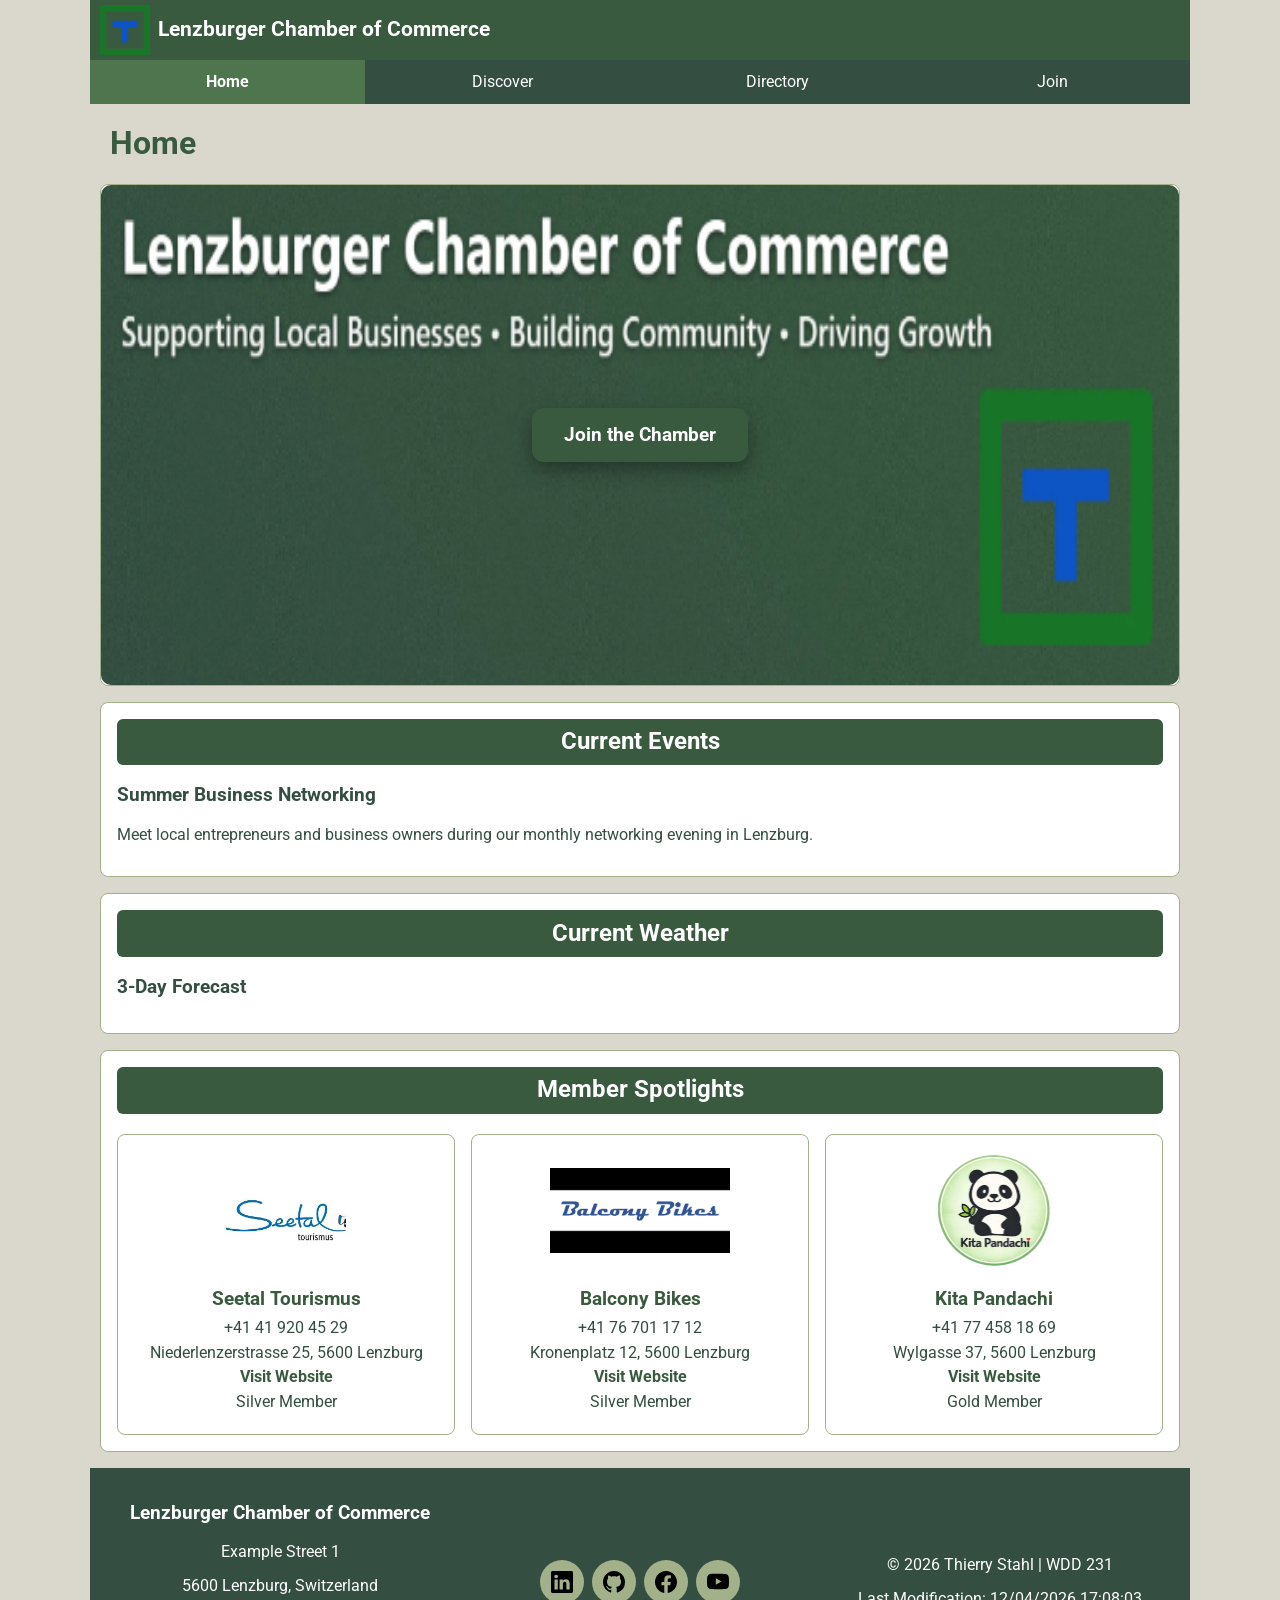
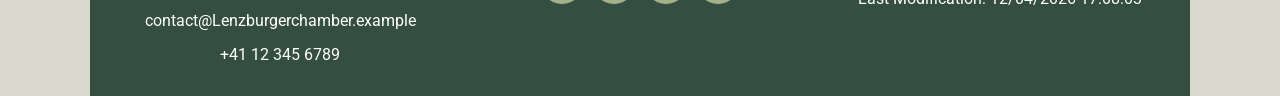
<file: chamber/index.html>
<!DOCTYPE html>
<html lang="en">
<head>
    <meta charset="UTF-8">
    <meta name="viewport" content="width=device-width, initial-scale=1.0">

    <title>Home | Lenzburger Chamber of Commerce</title>

    <meta name="description" content="Business directory for the Lenzburger Chamber of Commerce featuring local businesses, organizations, and services in Lenzburg, Switzerland.">
    <meta name="author" content="Thierry Stahl">

    <!-- Open Graph Meta Tags -->
    <meta property="og:title" content="Lenzburger Chamber of Commerce">
    <meta property="og:description" content="Explore businesses and organizations that are members of the Lenzburger Chamber of Commerce.">
    <meta property="og:image" content="https://talionidas.github.io/wdd231/chamber/images/logo.webp">
    <meta property="og:url" content="https://talionidas.github.io/wdd231/chamber/index.html">
    <meta property="og:type" content="website">

    <link rel="icon" href="images/favicon.ico">

    <!-- Google Font -->
    <link rel="preconnect" href="https://fonts.googleapis.com">
    <link rel="preconnect" href="https://fonts.gstatic.com" crossorigin>
    <link href="https://fonts.googleapis.com/css2?family=Roboto:wght@400;700&display=swap" rel="stylesheet">

    <!-- CSS -->
    <link rel="stylesheet" href="styles/normalize.css">
    <link rel="stylesheet" href="styles/small.css">
    <link rel="stylesheet" href="styles/larger.css">

    <!-- JavaScript -->
    <script src="scripts/navigation.js" defer></script>
    <script src="scripts/date.js" defer></script>
    <script src="scripts/weather.js" defer></script>
    <script src="scripts/spotlight.js" defer></script>

</head>

<body>

<header>

    <img src="images/logo.svg" alt="Lenzburger Chamber of Commerce Logo" width="50" height="50">
    <span>Lenzburger Chamber of Commerce</span>
    <button id="ham-btn" class="hamburger" aria-label="Open navigation"></button>

</header>

<nav id="nav-bar" class="navigation">

    <ul>
        <li class="current"><a href="index.html">Home</a></li>
        <li><a href="discover.html">Discover</a></li>
        <li><a href="directory.html">Directory</a></li>
        <li><a href="join.html">Join</a></li>
    </ul>

</nav>

<main>

    <h1>Home</h1>

            <section class="hero">
                <h2 class="visually-hidden">Welcome</h2>
                <img src="images/hero.webp"
                    alt="Lenzburg city"
                    width="1200"
                    height="500">

                <a class="cta-button" href="join.html">Join the Chamber</a>
            </section>


            <section class="events">

                <h2>Current Events</h2>

                <article>

                    <h3>Summer Business Networking</h3>

                    <p>Meet local entrepreneurs and business owners during our monthly networking evening in Lenzburg.</p>

                </article>

            </section>


            <section class="weather">

                <h2>Current Weather</h2>
                <div id="current-weather"></div>
                <h3>3-Day Forecast</h3>
                <div id="forecast" class="weather-forecast"></div>

            </section>


            <section class="spotlights">

                <h2>Member Spotlights</h2>
                <div id="spotlight-container"></div>

            </section>

        



</main>

<footer>

    <div class="contact">

        <h3>Lenzburger Chamber of Commerce</h3>
        <p>Example Street 1</p>
        <p>5600 Lenzburg, Switzerland</p>
        <p>contact@Lenzburgerchamber.example</p>
        <p>+41 12 345 6789</p>

    </div>

    <div class="social">

        <a href="https://www.linkedin.com/in/thierry-stahl-703851213/" target="_blank"><img src="images/linkedin.svg" alt="LinkedIn"></a>
        <a href="https://github.com/Talionidas" target="_blank"><img src="images/github.svg" alt="GitHub"></a>
        <a href="https://www.facebook.com/thierry.stahl.96/" target="_blank"><img src="images/facebook.svg" alt="Facebook"></a>
        <a href="https://www.youtube.com/@TS123boss" target="_blank"><img src="images/youtube.svg" alt="YouTube"></a>

    </div>

    <div class="development">

        <p>
            &copy;
            <span id="currentyear"></span>
            Thierry Stahl |
            WDD 231
        </p>

        <p id="lastModified"></p>

    </div>

</footer>

</body>
</html>
</file>
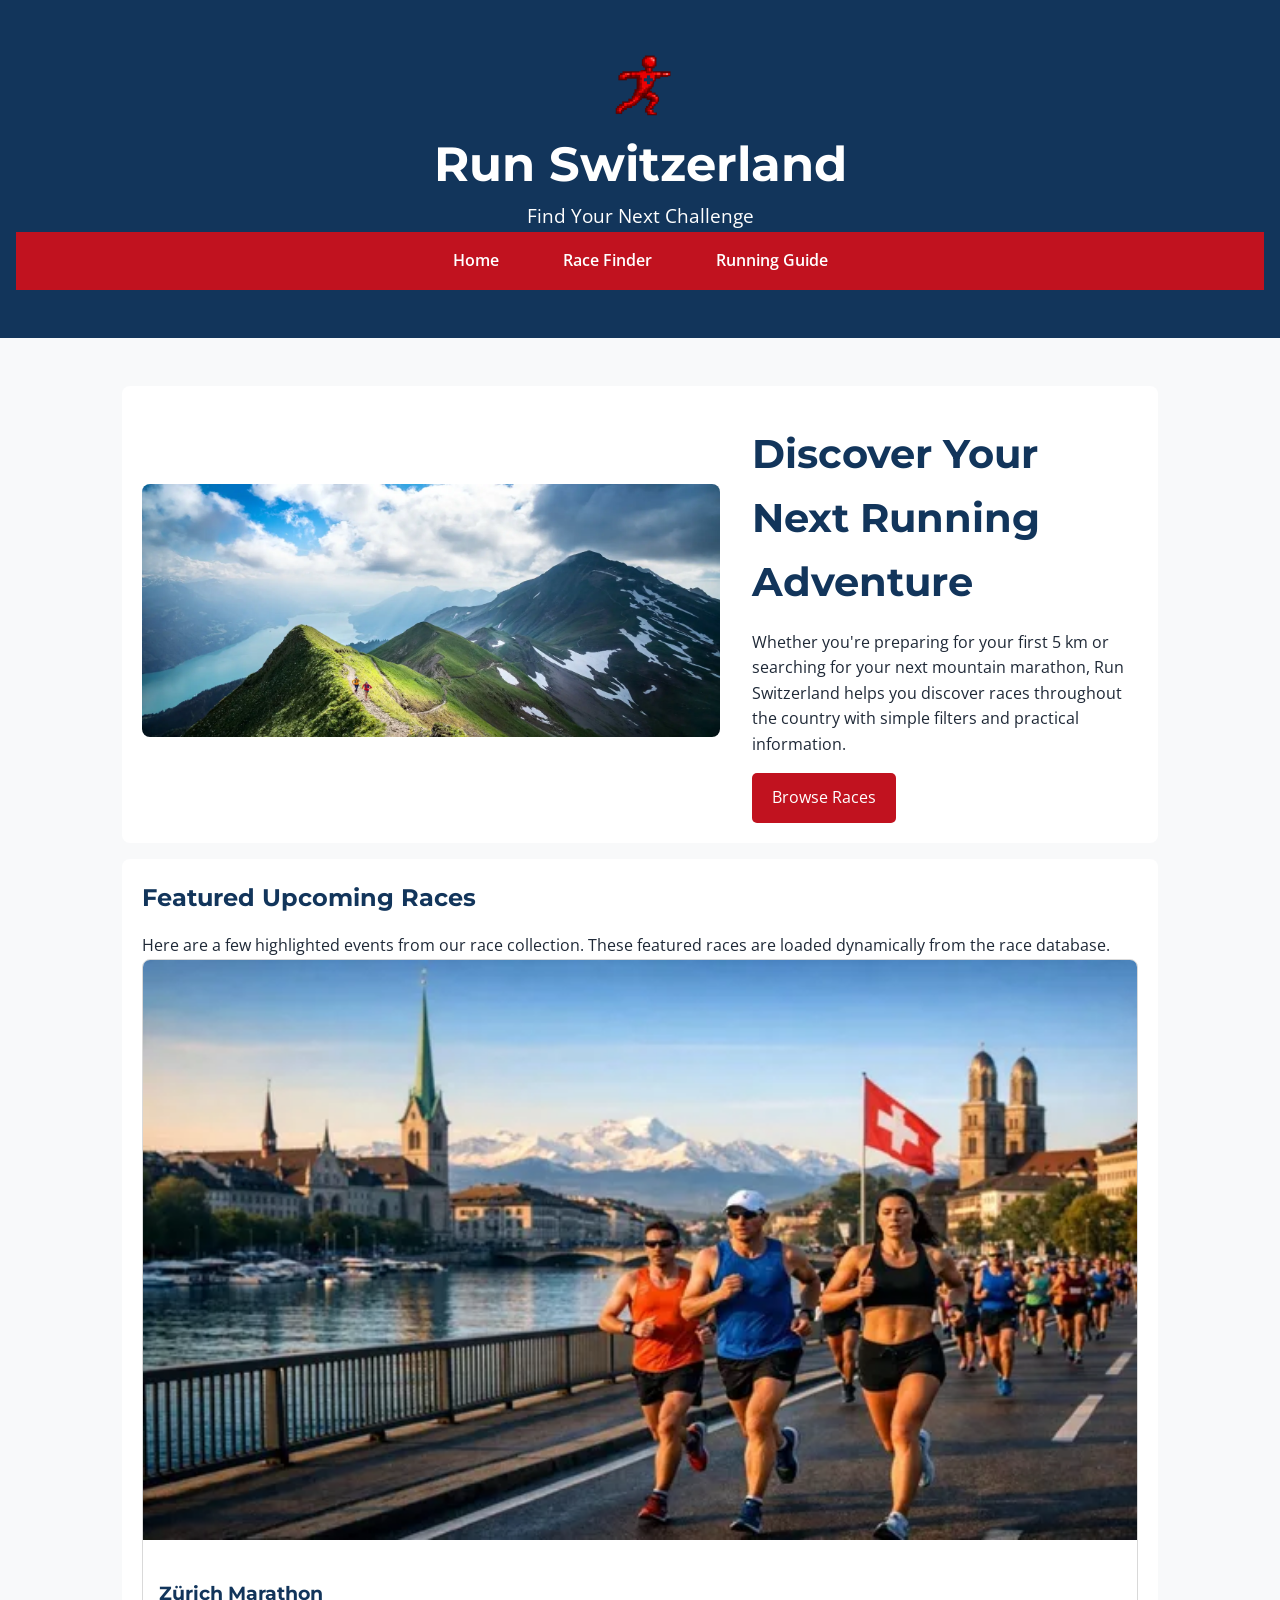
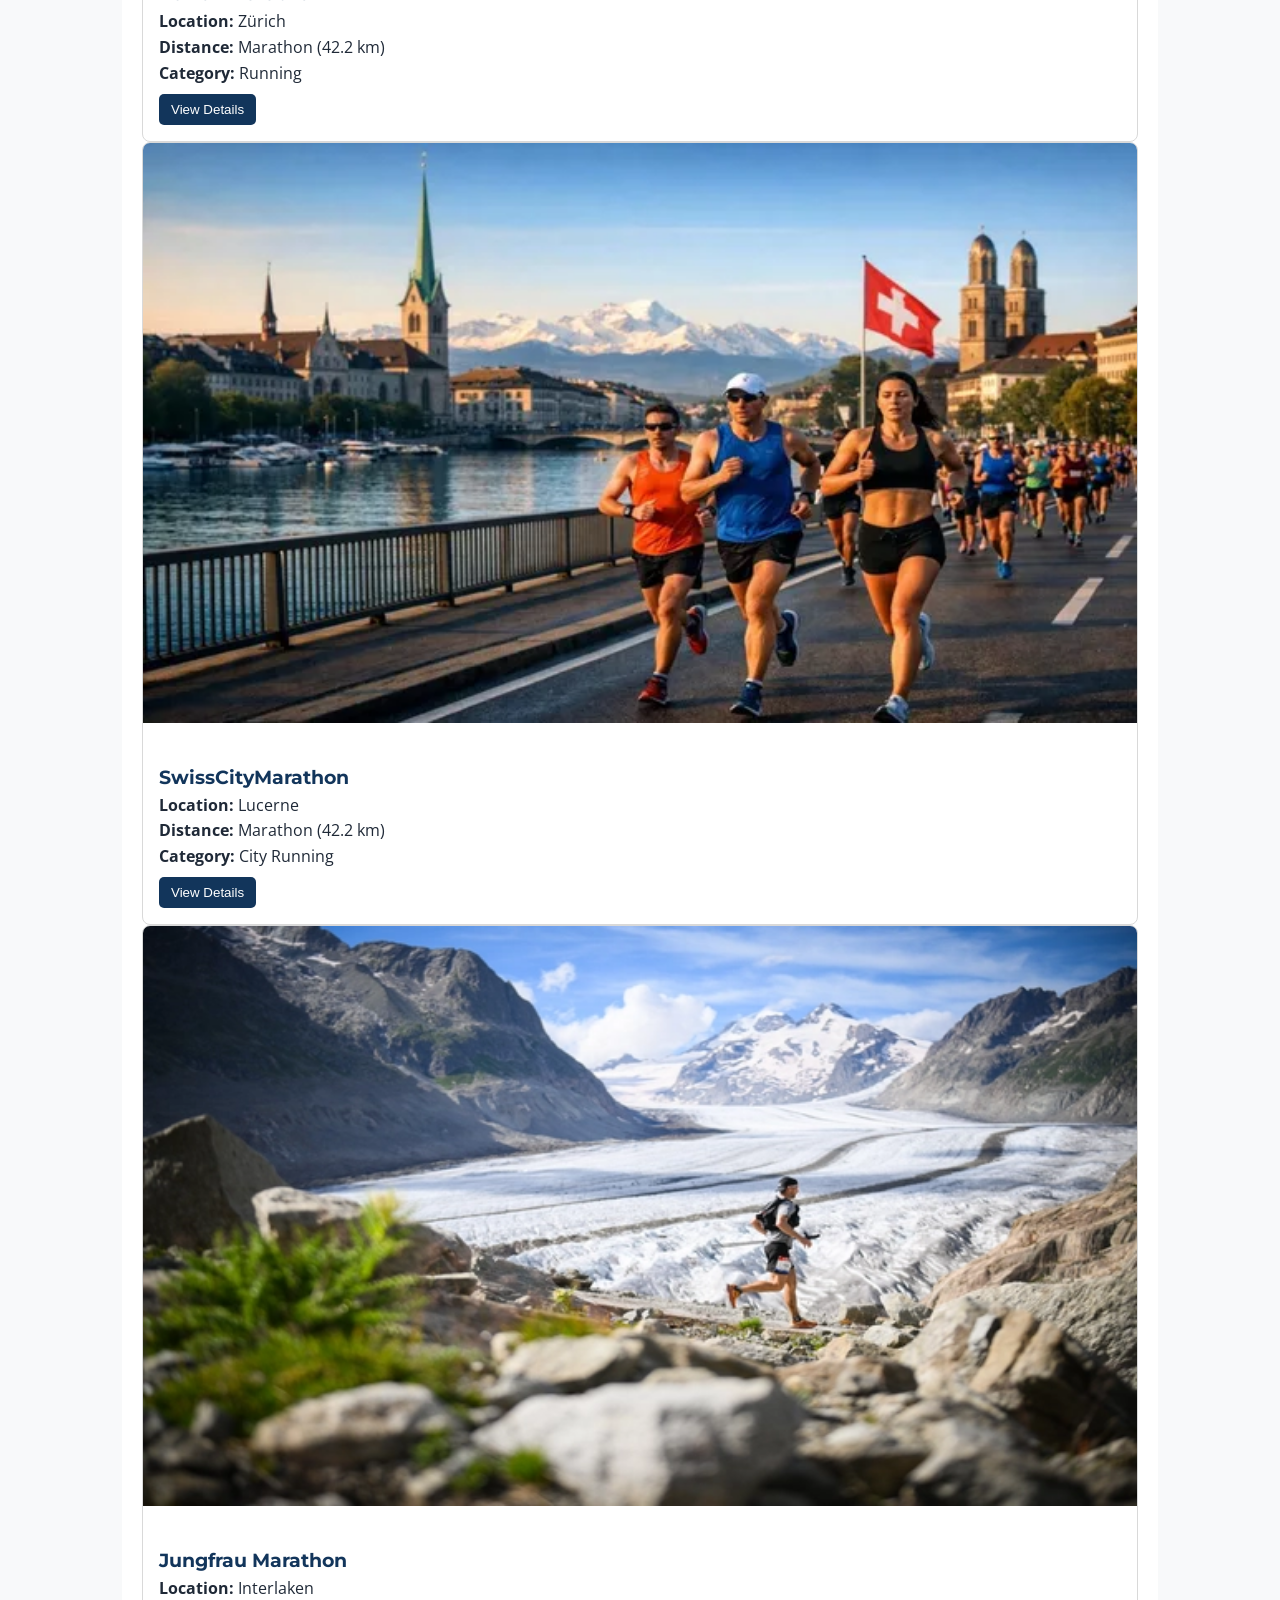
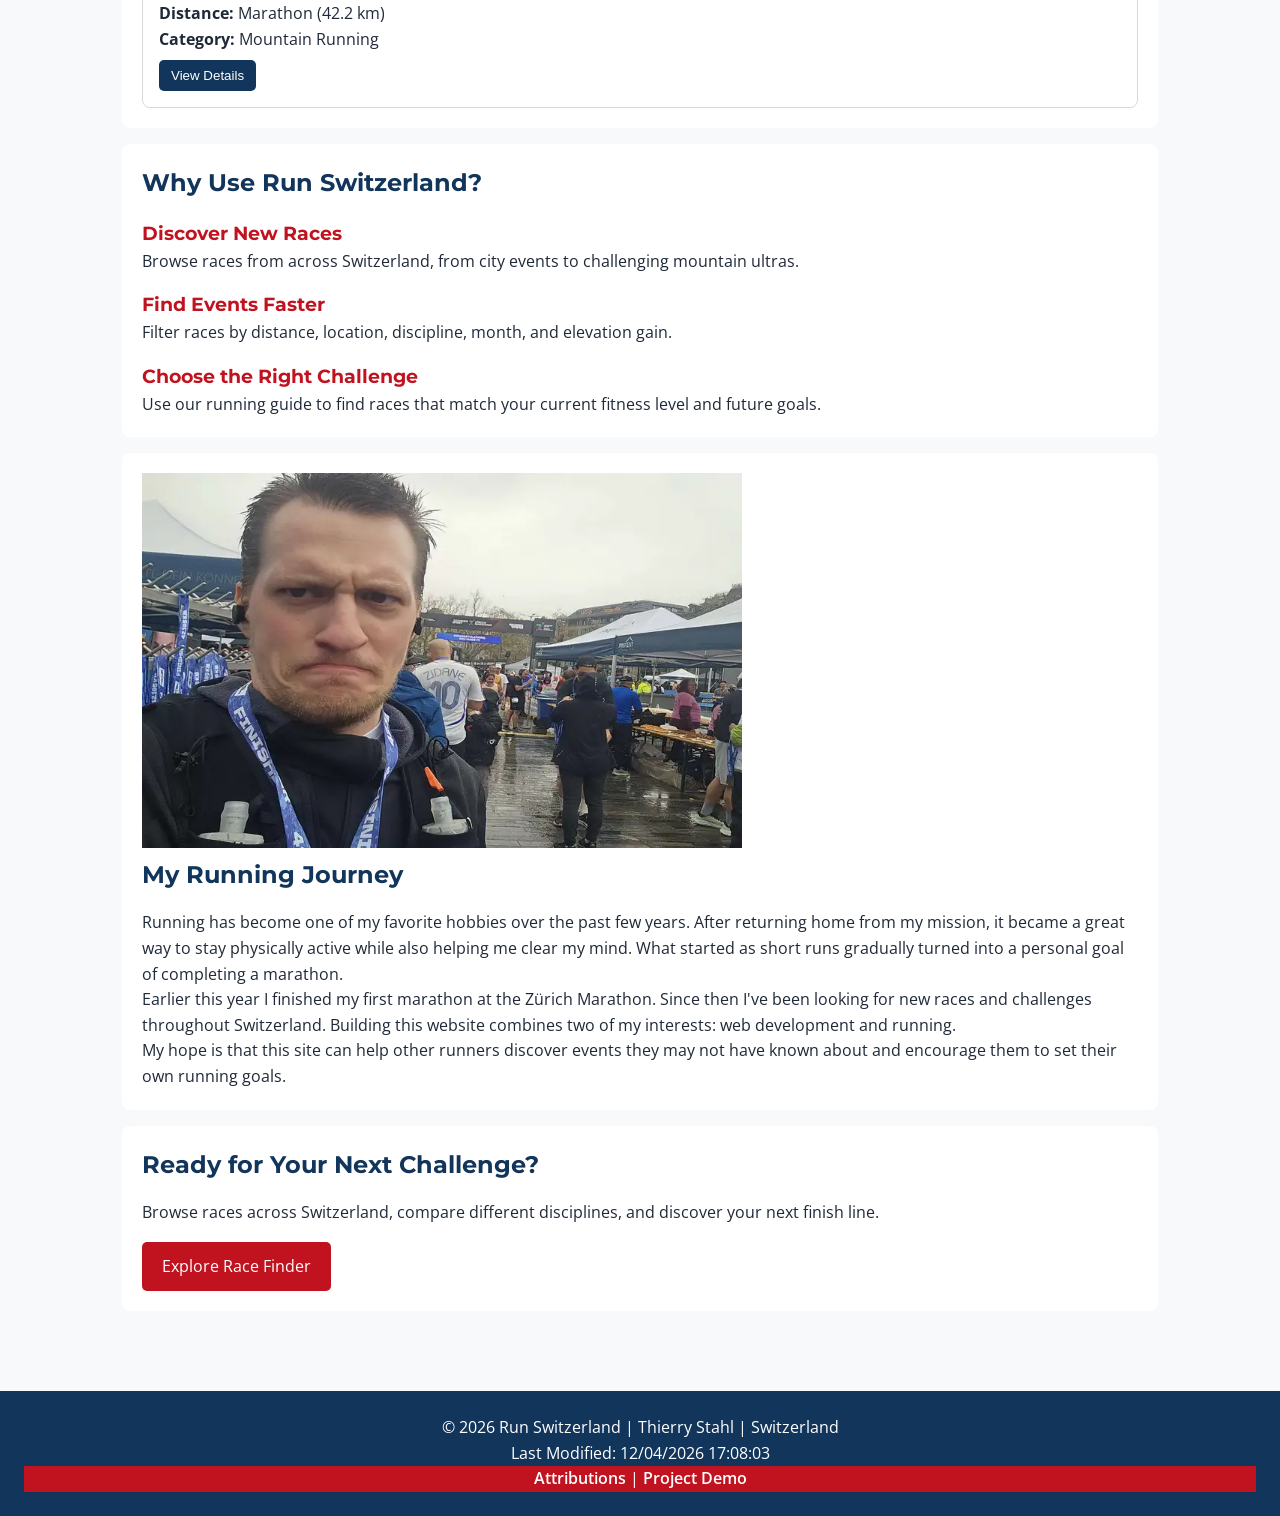
<file: project/index.html>
<!DOCTYPE html>
<html lang="en">
<head>
    <meta charset="UTF-8">
    <meta name="viewport" content="width=device-width, initial-scale=1.0">

    <title>Run Switzerland | Find Your Next Race</title>

    <meta name="description" content="Discover running events across Switzerland. Search races by distance, region, month and discipline while finding your next running challenge.">
    <meta name="author" content="Thierry Stahl">

    <!-- Open Graph -->
    <meta property="og:title" content="Run Switzerland">
    <meta property="og:description" content="Helping you find your ideal next race in the beautiful Country of Switzerland.">
    <meta property="og:image" content="https://talionidas.github.io/wdd231/project/images/logo.png">
    <meta property="og:url" content="https://talionidas.github.io/wdd231/project/">
    <meta property="og:type" content="website">

    <link rel="icon" href="images/favicon_run.ico">

    <!-- Google Fonts -->
    <link rel="preconnect" href="https://fonts.googleapis.com">
    <link rel="preconnect" href="https://fonts.gstatic.com" crossorigin>

    <link href="https://fonts.googleapis.com/css2?family=Montserrat:wght@500;700&family=Open+Sans:wght@400;600&display=swap" rel="stylesheet">

    <link rel="stylesheet" href="styles/small.css">
    <link rel="stylesheet" href="styles/larger.css">

    <script type="module" src="scripts/main.js"></script>
</head>

<body>

    <header>

        <div class="logo-container">

            <a href="index.html">
                <img src="images/logo.png" alt="Run Switzerland logo" width="80" height="80">
            </a>

            <div>
                <p class="site-title">Run Switzerland</p>
                <p>Find Your Next Challenge</p>
            </div>

        </div>

        <button id="menuButton" aria-label="Open Navigation Menu">
            ☰
        </button>

        <nav id="navigation">

            <ul class="navigation">

                <li><a href="index.html" class="active">Home</a></li>
                <li><a href="races.html">Race Finder</a></li>
                <li><a href="guide.html">Running Guide</a></li>

            </ul>

        </nav>

    </header>

    <main>

        <section class="hero">

            <picture>

                <source srcset="images/swiss_alp_trail.webp" media="(min-width: 768px)">

                <img
                    src="images/swiss_alp_trail.webp"
                    alt="Runner on a scenic mountain trail in Switzerland"
                    loading="eager"
                    width="1200"
                    height="600">

            </picture>

            <div class="hero-content">

                <h1>Discover Your Next Running Adventure</h1>

                <p>
                    Whether you're preparing for your first 5 km or searching for your
                    next mountain marathon, Run Switzerland helps you discover races
                    throughout the country with simple filters and practical information.
                </p>

                <a class="button" href="races.html">Browse Races</a>

            </div>

        </section>

        <section class="featured-races">

            <h2>Featured Upcoming Races</h2>

            <p>
                Here are a few highlighted events from our race collection.
                These featured races are loaded dynamically from the race database.
            </p>

            <div id="featuredRaces" class="race-grid">

                <!-- Featured race cards generated with JavaScript -->

            </div>

        </section>

        <section class="why-run-switzerland">

            <h2>Why Use Run Switzerland?</h2>

            <div class="benefits-grid">

                <article>

                    <h3>Discover New Races</h3>

                    <p>
                        Browse races from across Switzerland, from city events to
                        challenging mountain ultras.
                    </p>

                </article>

                <article>

                    <h3>Find Events Faster</h3>

                    <p>
                        Filter races by distance, location, discipline,
                        month, and elevation gain.
                    </p>

                </article>

                <article>

                    <h3>Choose the Right Challenge</h3>

                    <p>
                        Use our running guide to find races that match your
                        current fitness level and future goals.
                    </p>

                </article>

            </div>

        </section>
        <section class="my-story">

            <div class="story-image">

                <img
                    src="images/running_story.webp"
                    alt="Runner training on a Swiss trail"
                    loading="lazy"
                    width="600"
                    height="400">

            </div>

            <div class="story-content">

                <h2>My Running Journey</h2>

                <p>
                    Running has become one of my favorite hobbies over the past few years.
                    After returning home from my mission, it became a great way to stay
                    physically active while also helping me clear my mind. What started
                    as short runs gradually turned into a personal goal of completing a
                    marathon.
                </p>

                <p>
                    Earlier this year I finished my first marathon at the Zürich Marathon.
                    Since then I've been looking for new races and challenges throughout
                    Switzerland. Building this website combines two of my interests:
                    web development and running.
                </p>

                <p>
                    My hope is that this site can help other runners discover events they
                    may not have known about and encourage them to set their own running
                    goals.
                </p>

            </div>

        </section>

        <section class="next-challenge">

            <h2>Ready for Your Next Challenge?</h2>

            <p>
                Browse races across Switzerland, compare different disciplines, and
                discover your next finish line.
            </p>

            <a class="button secondary-button" href="races.html">
                Explore Race Finder
            </a>

        </section>

    </main>

    <footer>

        <div class="footer-content">

            <p>
                &copy; <span id="currentyear"></span> Run Switzerland |
                Thierry Stahl | Switzerland
            </p>

            <p id="lastModified"></p>

            <nav class="footer-links">

                <a href="attributions.html">Attributions</a>

                <span>|</span>

                <a
                    href="https://youtu.be/3_A838B_8nk"
                    target="_blank"
                    rel="noopener">
                    Project Demo
                </a>

            </nav>

        </div>

    </footer>

</body>
</html>
</file>
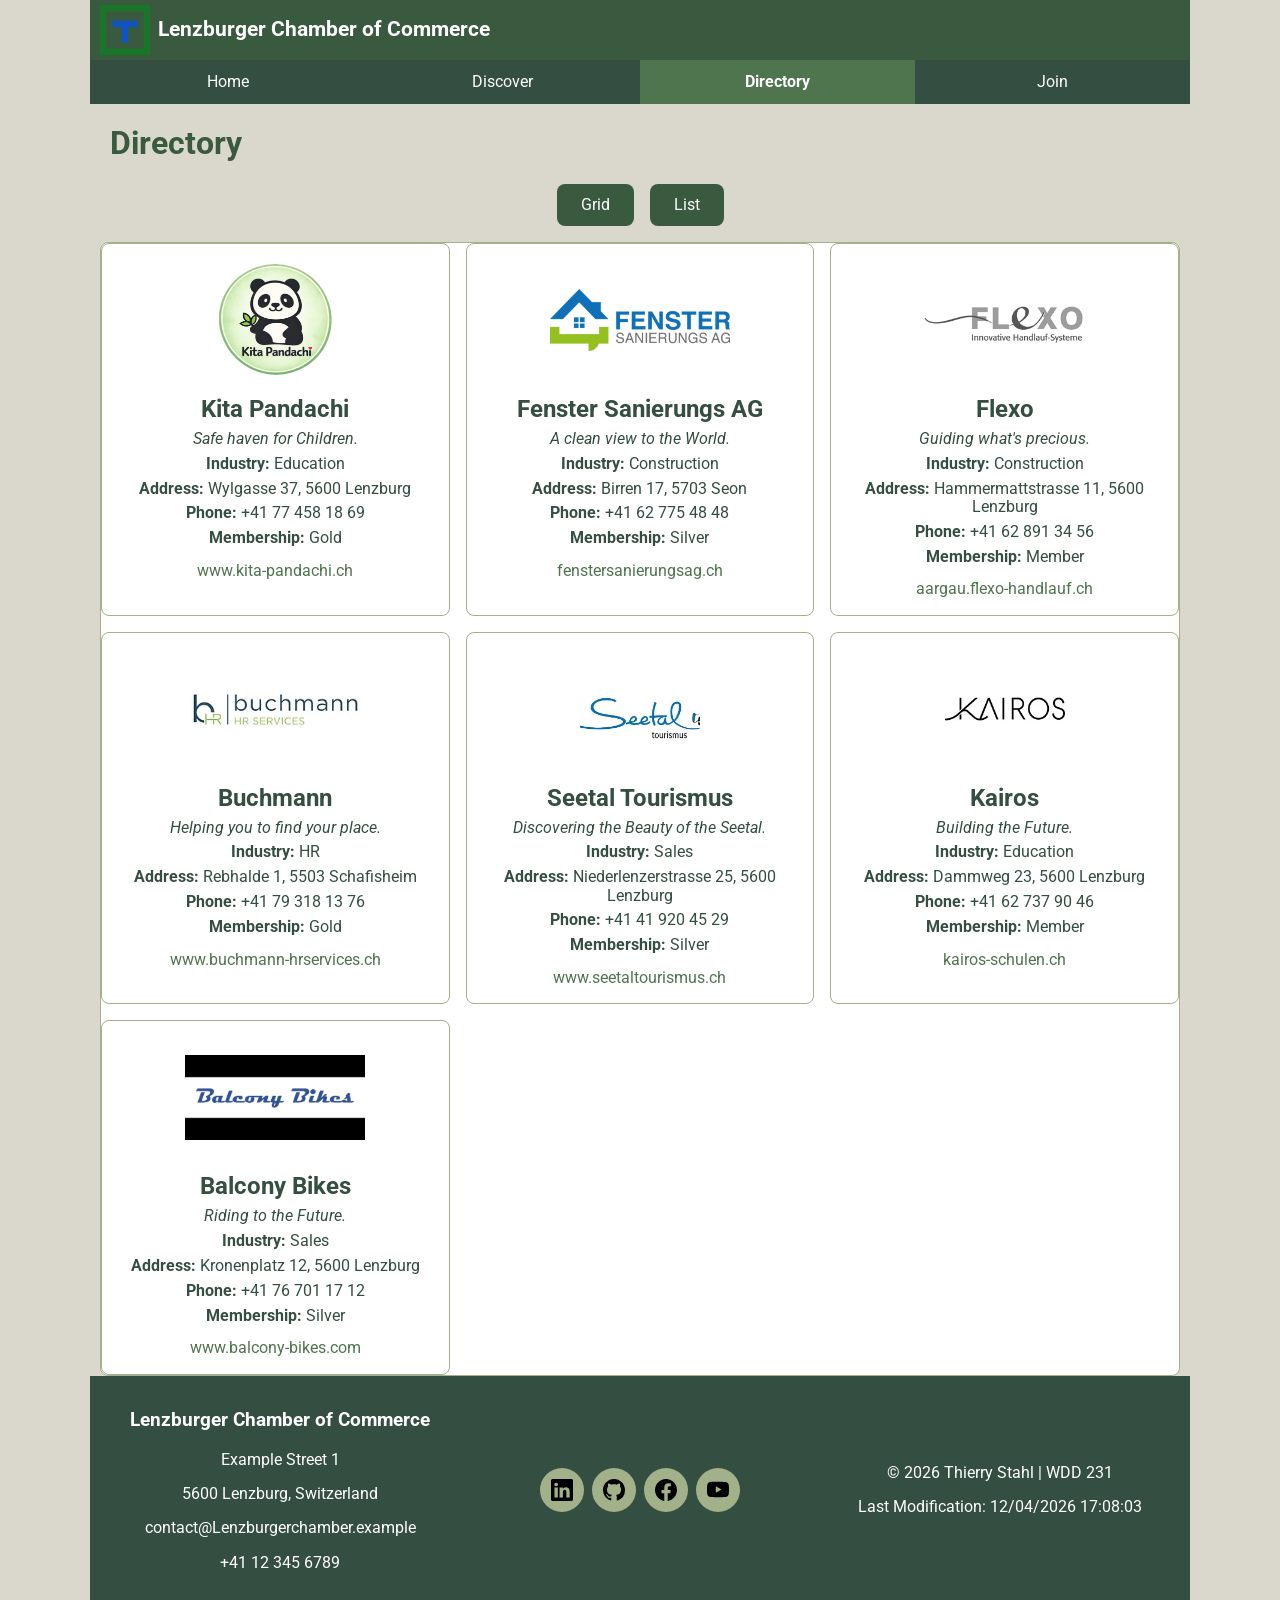
<file: chamber/directory.html>
<!DOCTYPE html>
<html lang="en">
<head>
    <meta charset="UTF-8">
    <meta name="viewport" content="width=device-width, initial-scale=1.0">

    <title>Directory | Lenzburger Chamber of Commerce</title>

    <meta name="description" content="Business directory for the Lenzburger Chamber of Commerce featuring local businesses, organizations, and services in Lenzburg, Switzerland.">
    <meta name="author" content="Thierry Stahl">

    <!-- Open Graph Meta Tags -->
    <meta property="og:title" content="Lenzburger Chamber of Commerce">
    <meta property="og:description" content="Explore businesses and organizations that are members of the Lenzburger Chamber of Commerce.">
    <meta property="og:image" content="https://talionidas.github.io/wdd231/chamber/images/logo.webp">
    <meta property="og:url" content="https://talionidas.github.io/wdd231/chamber/directory.html">
    <meta property="og:type" content="website">

    <link rel="icon" href="images/favicon.ico">

    <!-- Google Font -->
    <link rel="preconnect" href="https://fonts.googleapis.com">
    <link rel="preconnect" href="https://fonts.gstatic.com" crossorigin>
    <link href="https://fonts.googleapis.com/css2?family=Roboto:wght@400;700&display=swap" rel="stylesheet">

    <!-- CSS -->
    <link rel="stylesheet" href="styles/normalize.css">
    <link rel="stylesheet" href="styles/small.css">
    <link rel="stylesheet" href="styles/larger.css">

    <!-- JavaScript -->
    <script src="scripts/navigation.js" defer></script>
    <script src="scripts/date.js" defer></script>
    <script src="scripts/directory.js" defer></script>

</head>

<body>

<header>

    <img src="images/logo.svg" alt="Lenzburger Chamber of Commerce Logo" width="50" height="50">
    <span>Lenzburger Chamber of Commerce</span>
    <button id="ham-btn" class="hamburger" aria-label="Open navigation"></button>

</header>

<nav id="nav-bar" class="navigation">

    <ul>
        <li><a href="index.html">Home</a></li>
        <li><a href="discover.html">Discover</a></li>
        <li class="current"><a href="directory.html">Directory</a></li>
        <li><a href="join.html">Join</a></li>
    </ul>

</nav>

<main>

    <h1>Directory</h1>

    <div class="view-buttons">

        <button id="grid">Grid</button>

        <button id="list">List</button>

    </div>

    <section id="members" class="grid-view">


    </section>

</main>

<footer>

    <div class="contact">

        <h3>Lenzburger Chamber of Commerce</h3>
        <p>Example Street 1</p>
        <p>5600 Lenzburg, Switzerland</p>
        <p>contact@Lenzburgerchamber.example</p>
        <p>+41 12 345 6789</p>

    </div>

    <div class="social">

        <a href="https://www.linkedin.com/in/thierry-stahl-703851213/" target="_blank"><img src="images/linkedin.svg" alt="LinkedIn"></a>
        <a href="https://github.com/Talionidas" target="_blank"><img src="images/github.svg" alt="GitHub"></a>
        <a href="https://www.facebook.com/thierry.stahl.96/" target="_blank"><img src="images/facebook.svg" alt="Facebook"></a>
        <a href="https://www.youtube.com/@TS123boss" target="_blank"><img src="images/youtube.svg" alt="YouTube"></a>

    </div>

    <div class="development">

        <p>
            &copy;
            <span id="currentyear"></span>
            Thierry Stahl |
            WDD 231
        </p>

        <p id="lastModified"></p>

    </div>

</footer>

</body>
</html>
</file>
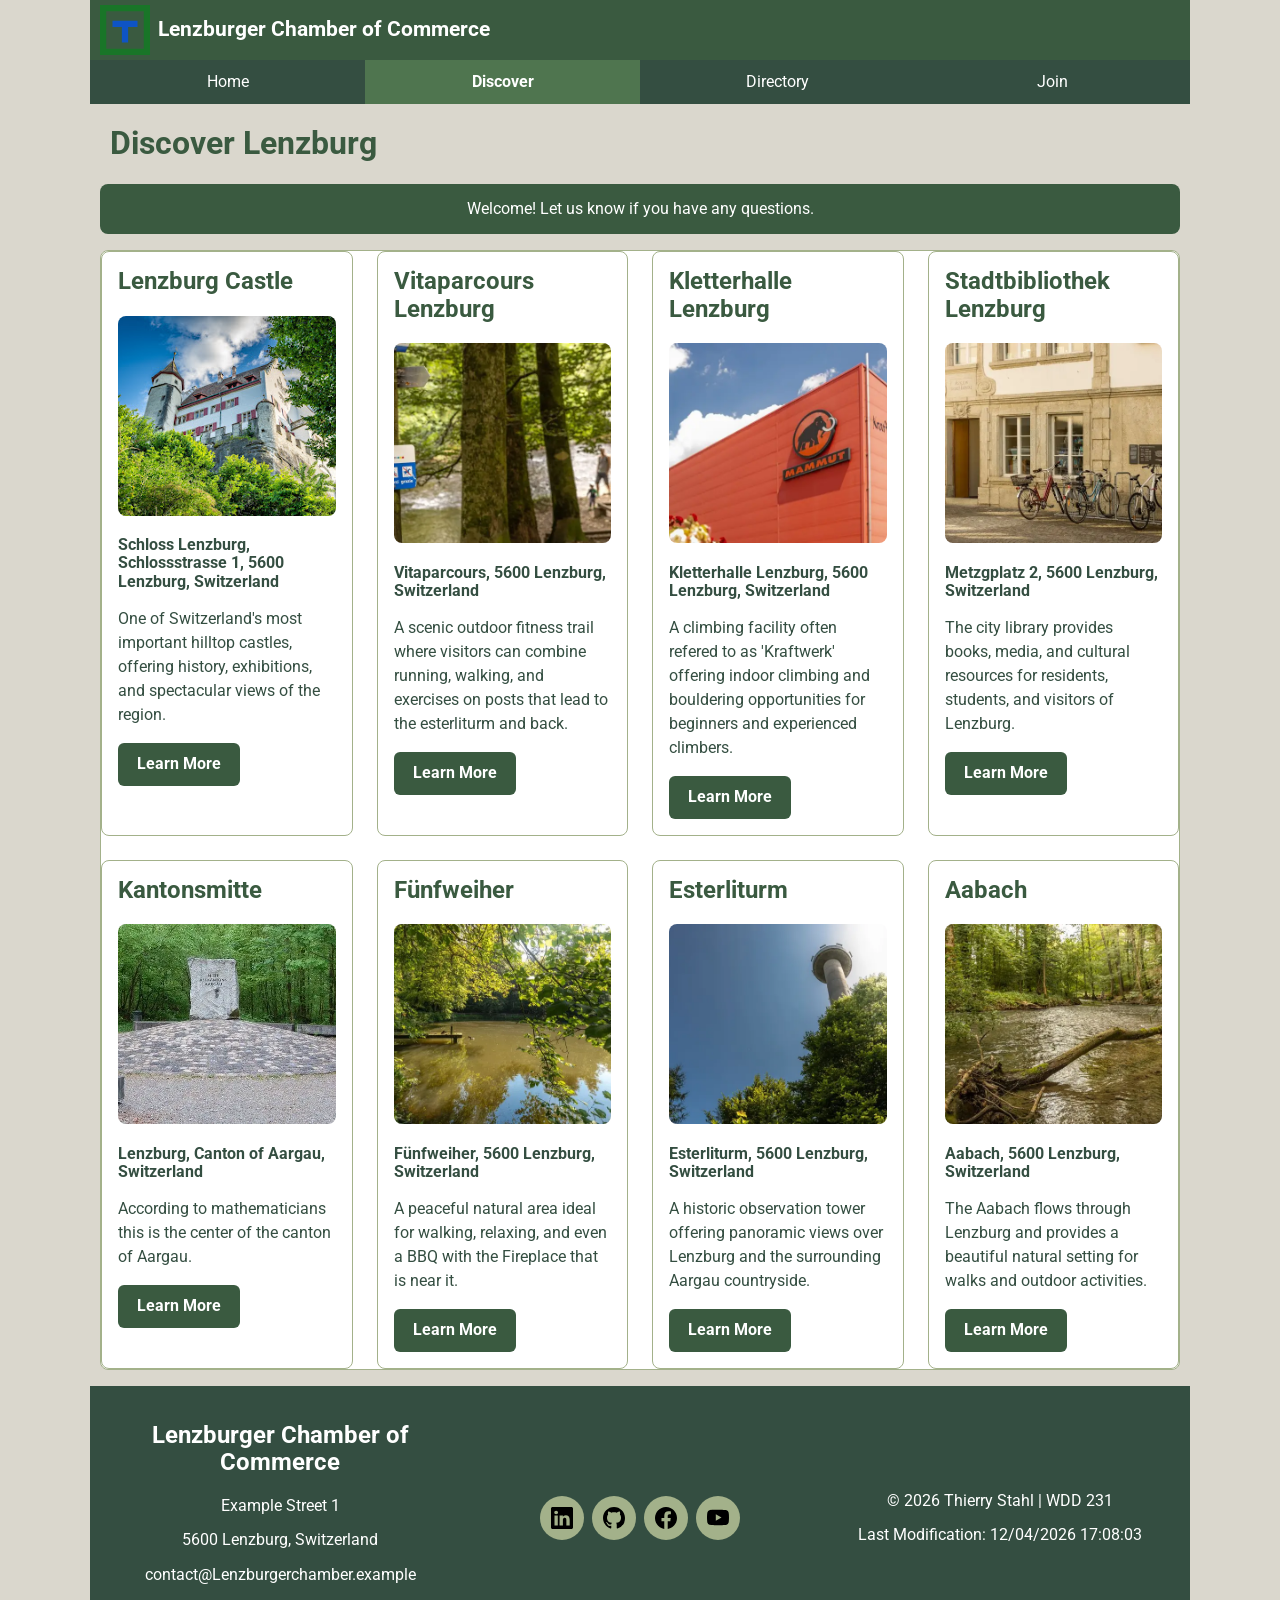
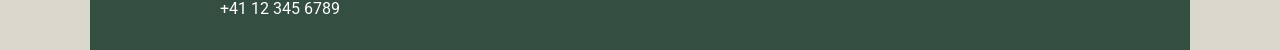
<file: chamber/discover.html>
<!DOCTYPE html>
<html lang="en">
<head>
    <meta charset="UTF-8">
    <meta name="viewport" content="width=device-width, initial-scale=1.0">

    <title>Discover | Lenzburger Chamber of Commerce</title>

    <meta name="description" content="Discover attractions, recreation, culture, and landmarks in Lenzburg, Switzerland.">
    <meta name="author" content="Thierry Stahl">

    <meta property="og:title" content="Lenzburger Chamber of Commerce">
    <meta property="og:description" content="Discover some of the most interesting places to visit in Lenzburg.">
    <meta property="og:image" content="https://talionidas.github.io/wdd231/chamber/images/logo.webp">
    <meta property="og:url" content="https://talionidas.github.io/wdd231/chamber/discover.html">
    <meta property="og:type" content="website">

    <link rel="icon" href="images/favicon.ico">

    <link rel="preconnect" href="https://fonts.googleapis.com">
    <link rel="preconnect" href="https://fonts.gstatic.com" crossorigin>
    <link href="https://fonts.googleapis.com/css2?family=Roboto:wght@400;700&display=swap" rel="stylesheet">

    <link rel="stylesheet" href="styles/normalize.css">
    <link rel="stylesheet" href="styles/small.css">
    <link rel="stylesheet" href="styles/larger.css">

    <script src="scripts/navigation.js" defer></script>
    <script src="scripts/date.js" defer></script>
    <script type="module" src="scripts/discover.js"></script>

</head>

<body>

<header>

    <img src="images/logo.svg" alt="Lenzburger Chamber of Commerce Logo" width="50" height="50">
    <span>Lenzburger Chamber of Commerce</span>
    <button id="ham-btn" class="hamburger" aria-label="Open navigation"></button>

</header>

<nav id="nav-bar" class="navigation">

    <ul>
        <li><a href="index.html">Home</a></li>
        <li class="current"><a href="discover.html">Discover</a></li>
        <li><a href="directory.html">Directory</a></li>
        <li><a href="join.html">Join</a></li>
    </ul>

</nav>

<main>

    <h1>Discover Lenzburg</h1>

    <div id="visit-message" class="visit-message"></div>

    <section id="discover-grid" class="discover-grid">
        <h2 class="visually-hidden">Places to Visit in Lenzburg</h2>
    </section>

</main>

<footer>

    <div class="contact">

        <h2>Lenzburger Chamber of Commerce</h2>
        <p>Example Street 1</p>
        <p>5600 Lenzburg, Switzerland</p>
        <p>contact@Lenzburgerchamber.example</p>
        <p>+41 12 345 6789</p>

    </div>

    <div class="social">

        <a href="https://www.linkedin.com/in/thierry-stahl-703851213/" target="_blank">
            <img src="images/linkedin.svg" alt="LinkedIn">
        </a>

        <a href="https://github.com/Talionidas" target="_blank">
            <img src="images/github.svg" alt="GitHub">
        </a>

        <a href="https://www.facebook.com/thierry.stahl.96/" target="_blank">
            <img src="images/facebook.svg" alt="Facebook">
        </a>

        <a href="https://www.youtube.com/@TS123boss" target="_blank">
            <img src="images/youtube.svg" alt="YouTube">
        </a>

    </div>

    <div class="development">

        <p>
            &copy;
            <span id="currentyear"></span>
            Thierry Stahl |
            WDD 231
        </p>

        <p id="lastModified"></p>

    </div>

</footer>

</body>
</html>
</file>
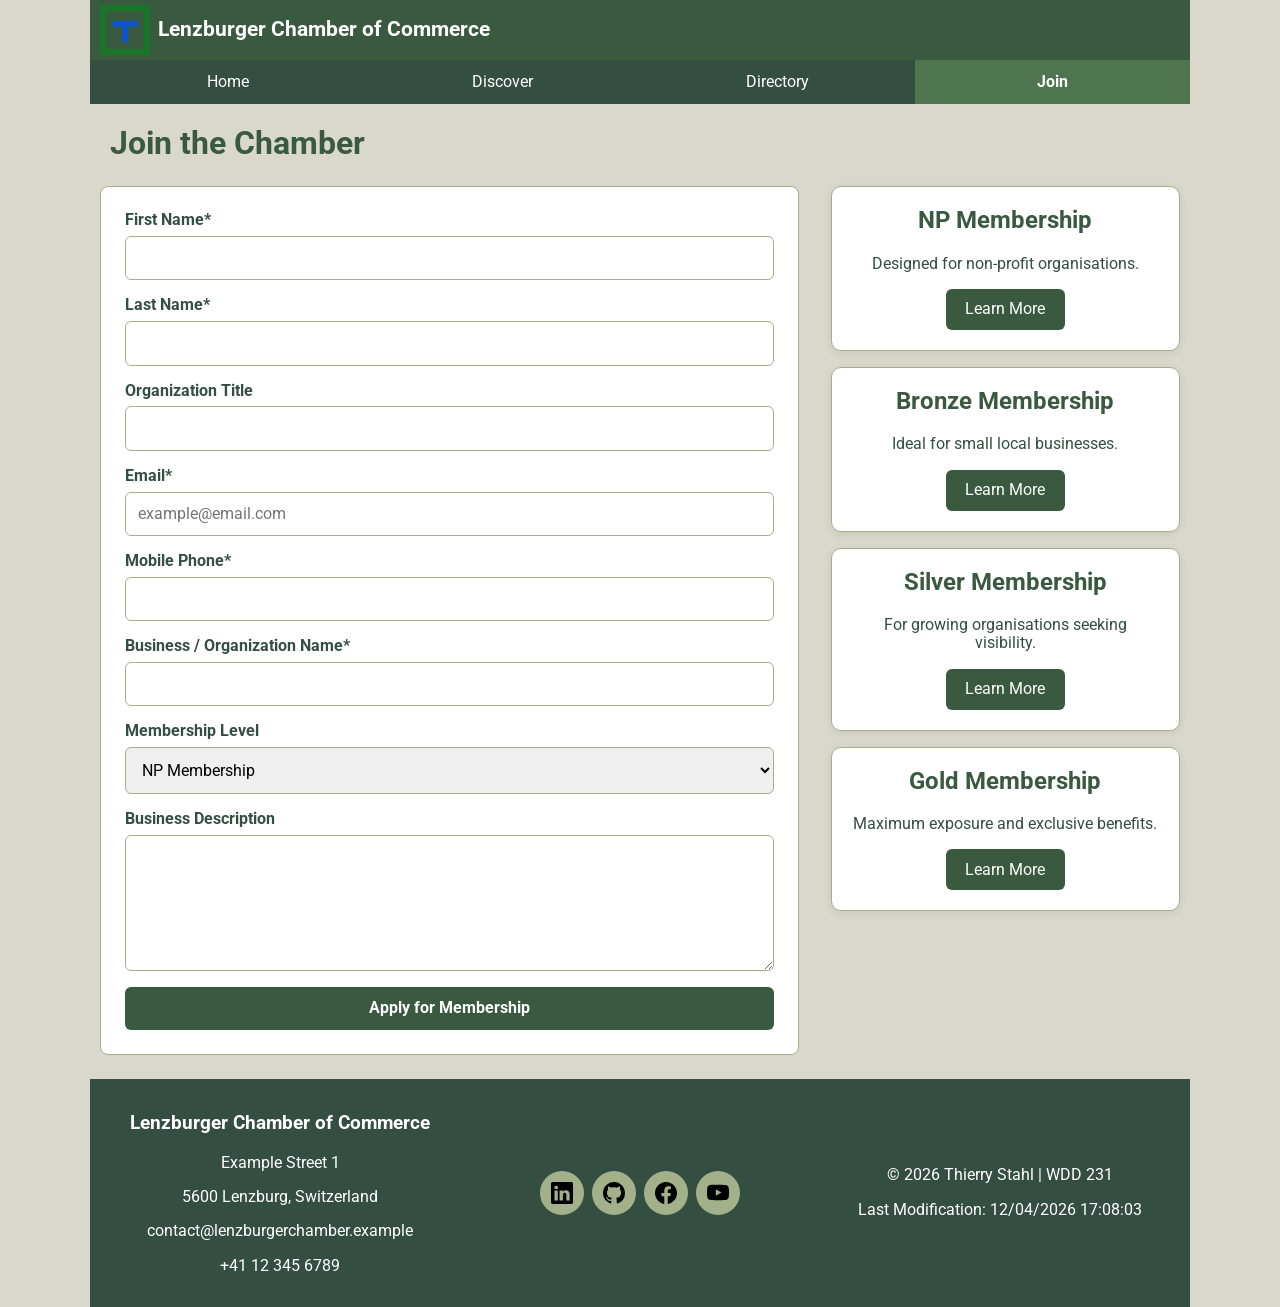
<file: chamber/join.html>
<!DOCTYPE html>
<html lang="en">
<head>
    <meta charset="UTF-8">
    <meta name="viewport" content="width=device-width, initial-scale=1.0">

    <title>Join | Lenzburger Chamber of Commerce</title>

    <meta name="description" content="Apply to become a member of the Lenzburger Chamber of Commerce and grow your business through networking and community support.">

    <meta name="author" content="Thierry Stahl">

    <!-- Open Graph -->
    <meta property="og:title" content="Join the Lenzburger Chamber of Commerce">
    <meta property="og:description" content="Become a member of the Lenzburger Chamber of Commerce and enjoy exclusive business benefits.">
    <meta property="og:image" content="https://talionidas.github.io/wdd231/chamber/images/logo.webp">
    <meta property="og:url" content="https://talionidas.github.io/wdd231/chamber/join.html">
    <meta property="og:type" content="website">

    <link rel="icon" href="images/favicon.ico">

    <!-- Google Fonts -->
    <link rel="preconnect" href="https://fonts.googleapis.com">
    <link rel="preconnect" href="https://fonts.gstatic.com" crossorigin>

    <link href="https://fonts.googleapis.com/css2?family=Roboto:wght@400;700&display=swap" rel="stylesheet">

    <!-- CSS -->
    <link rel="stylesheet" href="styles/normalize.css">
    <link rel="stylesheet" href="styles/small.css">
    <link rel="stylesheet" href="styles/larger.css">

    <!-- JavaScript -->
    <script src="scripts/navigation.js" defer></script>
    <script src="scripts/date.js" defer></script>
    <script src="scripts/join.js" defer></script>

</head>

<body>

<header>

    <img src="images/logo.svg"
         alt="Lenzburger Chamber of Commerce Logo"
         width="50"
         height="50">

    <span>Lenzburger Chamber of Commerce</span>

    <button
        id="ham-btn"
        class="hamburger"
        aria-label="Open navigation">
    </button>

</header>

<nav id="nav-bar" class="navigation">

    <ul>
        <li><a href="index.html">Home</a></li>
        <li><a href="discover.html">Discover</a></li>
        <li><a href="directory.html">Directory</a></li>
        <li class="current"><a href="join.html">Join</a></li>
    </ul>

</nav>

<main>

    <h1>Join the Chamber</h1>

    <div class="join-container">


        <form action="thankyou.html" method="get">

            <label>
                First Name*
                <input
                    type="text"
                    name="firstname"
                    title="Enter your first name"
                    autocomplete="given-name"
                    required>
            </label>

            <label>
                Last Name*
                <input
                    type="text"
                    name="lastname"
                    title="Enter your last name"
                    autocomplete="family-name"
                    required>
            </label>

            <label>
                Organization Title
                <input
                    type="text"
                    name="title"
                    title="Your position within the organisation"
                    autocomplete="organization-title"
                    pattern="[A-Za-z\\- ]{7,}">
            </label>

            <label>
                Email*
                <input
                    type="email"
                    name="email"
                    title="Enter your email address"
                    autocomplete="email"
                    placeholder="example@email.com"
                    required>
            </label>

            <label>
                Mobile Phone*
                <input
                    type="tel"
                    name="phone"
                    title="Enter your mobile phone number"
                    autocomplete="tel"
                    required>
            </label>

            <label>
                Business / Organization Name*
                <input
                    type="text"
                    name="business"
                    title="Business or organisation name"
                    autocomplete="organization"
                    required>
            </label>

            <label>
                Membership Level

                <select
                    name="membership"
                    title="Choose membership level">

                    <option value="np">NP Membership</option>
                    <option value="bronze">Bronze Membership</option>
                    <option value="silver">Silver Membership</option>
                    <option value="gold">Gold Membership</option>

                </select>

            </label>

            <label>

                Business Description

                <textarea
                    name="description"
                    title="Describe your business"
                    rows="6"></textarea>

            </label>

            <input
                type="hidden"
                id="timestamp"
                name="timestamp">

            <input
                type="submit"
                value="Apply for Membership">

        </form>


        <aside class="memberships">

            <section class="membership-card">

                <h2>NP Membership</h2>

                <p>Designed for non-profit organisations.</p>

                <button data-dialog="np-dialog">
                    Learn More
                </button>

            </section>

            <section class="membership-card">

                <h2>Bronze Membership</h2>

                <p>Ideal for small local businesses.</p>

                <button data-dialog="bronze-dialog">
                    Learn More
                </button>

            </section>

            <section class="membership-card">

                <h2>Silver Membership</h2>

                <p>For growing organisations seeking visibility.</p>

                <button data-dialog="silver-dialog">
                    Learn More
                </button>

            </section>

            <section class="membership-card">

                <h2>Gold Membership</h2>

                <p>Maximum exposure and exclusive benefits.</p>

                <button data-dialog="gold-dialog">
                    Learn More
                </button>

            </section>

        </aside>

    </div>

</main>



<dialog id="np-dialog">

    <h2>NP Membership</h2>

    <ul>
        <li>No membership fee</li>
        <li>Directory listing</li>
        <li>Community networking</li>
        <li>Local event invitations</li>
    </ul>

    <button class="close-dialog">
        Close
    </button>

</dialog>

<dialog id="bronze-dialog">

    <h2>Bronze Membership</h2>

    <ul>
        <li>Business directory listing</li>
        <li>Monthly networking events</li>
        <li>Training workshops</li>
        <li>Newsletter inclusion</li>
    </ul>

    <button class="close-dialog">
        Close
    </button>

</dialog>

<dialog id="silver-dialog">

    <h2>Silver Membership</h2>

    <ul>
        <li>Everything in Bronze</li>
        <li>Event discounts</li>
        <li>Featured directory listing</li>
        <li>Business promotion opportunities</li>
    </ul>

    <button class="close-dialog">
        Close
    </button>

</dialog>

<dialog id="gold-dialog">

    <h2>Gold Membership</h2>

    <ul>
        <li>Everything in Silver</li>
        <li>Homepage spotlight advertising</li>
        <li>VIP networking events</li>
        <li>Premium promotional opportunities</li>
    </ul>

    <button class="close-dialog">
        Close
    </button>

</dialog>

<footer>

    <div class="contact">

        <h3>Lenzburger Chamber of Commerce</h3>

        <p>Example Street 1</p>
        <p>5600 Lenzburg, Switzerland</p>
        <p>contact@lenzburgerchamber.example</p>
        <p>+41 12 345 6789</p>

    </div>

    <div class="social">

        <a href="https://www.linkedin.com/in/thierry-stahl-703851213/" target="_blank">
            <img src="images/linkedin.svg" alt="LinkedIn">
        </a>

        <a href="https://github.com/Talionidas" target="_blank">
            <img src="images/github.svg" alt="GitHub">
        </a>

        <a href="https://www.facebook.com/thierry.stahl.96/" target="_blank">
            <img src="images/facebook.svg" alt="Facebook">
        </a>

        <a href="https://www.youtube.com/@TS123boss" target="_blank">
            <img src="images/youtube.svg" alt="YouTube">
        </a>

    </div>

    <div class="development">

        <p>

            &copy;

            <span id="currentyear"></span>

            Thierry Stahl |

            WDD 231

        </p>

        <p id="lastModified"></p>

    </div>

</footer>

</body>

</html>
</file>
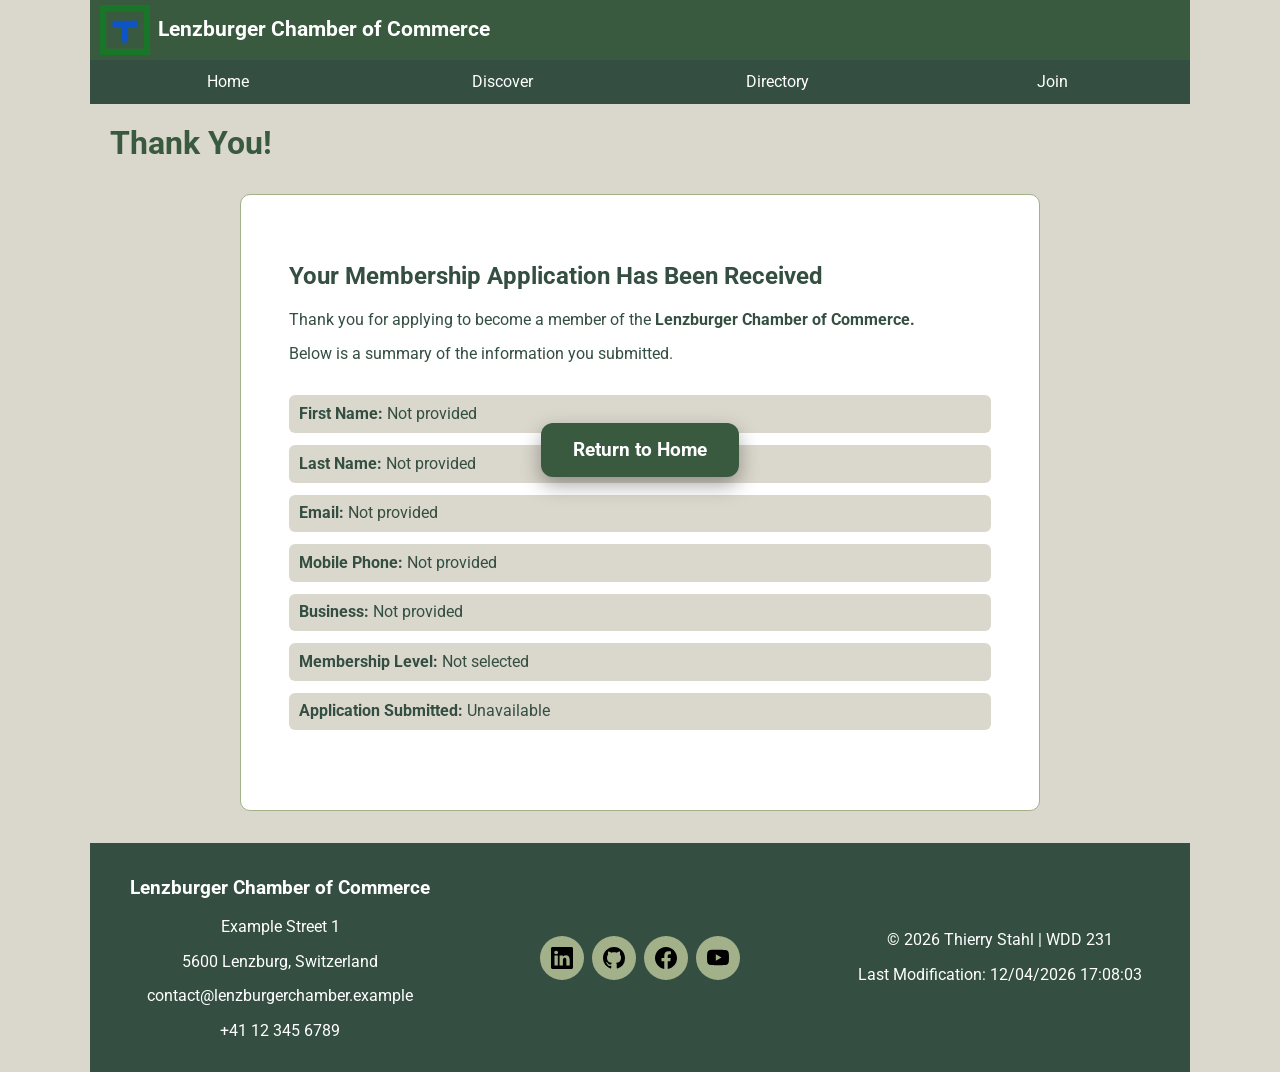
<file: chamber/thankyou.html>
<!DOCTYPE html>
<html lang="en">

<head>

    <meta charset="UTF-8">
    <meta name="viewport" content="width=device-width, initial-scale=1.0">

    <title>Thank You | Lenzburger Chamber of Commerce</title>

    <meta name="description" content="Thank you for applying to join the Lenzburger Chamber of Commerce.">

    <meta name="author" content="Thierry Stahl">

    <!-- Open Graph -->
    <meta property="og:title" content="Thank You | Lenzburger Chamber of Commerce">
    <meta property="og:description" content="Thank you for submitting your chamber membership application.">
    <meta property="og:image" content="https://talionidas.github.io/wdd231/chamber/images/logo.webp">
    <meta property="og:url" content="https://talionidas.github.io/wdd231/chamber/thankyou.html">
    <meta property="og:type" content="website">

    <link rel="icon" href="images/favicon.ico">

    <!-- Google Fonts -->

    <link rel="preconnect" href="https://fonts.googleapis.com">

    <link rel="preconnect" href="https://fonts.gstatic.com" crossorigin>

    <link href="https://fonts.googleapis.com/css2?family=Roboto:wght@400;700&display=swap" rel="stylesheet">

    <!-- CSS -->

    <link rel="stylesheet" href="styles/normalize.css">
    <link rel="stylesheet" href="styles/small.css">
    <link rel="stylesheet" href="styles/larger.css">

    <!-- JavaScript -->

    <script src="scripts/navigation.js" defer></script>
    <script src="scripts/date.js" defer></script>
    <script src="scripts/thankyou.js" defer></script>

</head>

<body>

<header>

    <img src="images/logo.svg"
        alt="Lenzburger Chamber of Commerce Logo"
        width="50"
        height="50">

    <span>Lenzburger Chamber of Commerce</span>

    <button
        id="ham-btn"
        class="hamburger"
        aria-label="Open navigation">
    </button>

</header>

<nav id="nav-bar" class="navigation">

    <ul>

        <li><a href="index.html">Home</a></li>

        <li><a href="discover.html">Discover</a></li>

        <li><a href="directory.html">Directory</a></li>

        <li><a href="join.html">Join</a></li>

    </ul>

</nav>

<main>

    <h1>Thank You!</h1>

    <section class="thankyou-card">

        <h2>Your Membership Application Has Been Received</h2>

        <p>
            Thank you for applying to become a member of the
            <strong>Lenzburger Chamber of Commerce.</strong>
        </p>

        <p>Below is a summary of the information you submitted.</p>

        <div class="application-summary">

            <p><strong>First Name:</strong> <span id="firstname"></span></p>

            <p><strong>Last Name:</strong> <span id="lastname"></span></p>

            <p><strong>Email:</strong> <span id="email"></span></p>

            <p><strong>Mobile Phone:</strong> <span id="phone"></span></p>

            <p><strong>Business:</strong> <span id="business"></span></p>

            <p><strong>Membership Level:</strong> <span id="membership"></span></p>

            <p><strong>Application Submitted:</strong> <span id="timestamp"></span></p>

        </div>

        <p class="return-home">

            <a class="cta-button" href="index.html">
                Return to Home
            </a>

        </p>

    </section>

</main>

<footer>

    <div class="contact">

        <h3>Lenzburger Chamber of Commerce</h3>

        <p>Example Street 1</p>

        <p>5600 Lenzburg, Switzerland</p>

        <p>contact@lenzburgerchamber.example</p>

        <p>+41 12 345 6789</p>

    </div>

    <div class="social">

        <a href="https://www.linkedin.com/in/thierry-stahl-703851213/" target="_blank">

            <img src="images/linkedin.svg" alt="LinkedIn">

        </a>

        <a href="https://github.com/Talionidas" target="_blank">

            <img src="images/github.svg" alt="GitHub">

        </a>

        <a href="https://www.facebook.com/thierry.stahl.96/" target="_blank">

            <img src="images/facebook.svg" alt="Facebook">

        </a>

        <a href="https://www.youtube.com/@TS123boss" target="_blank">

            <img src="images/youtube.svg" alt="YouTube">

        </a>

    </div>

    <div class="development">

        <p>

            &copy;

            <span id="currentyear"></span>

            Thierry Stahl |

            WDD 231

        </p>

        <p id="lastModified"></p>

    </div>

</footer>

</body>

</html>
</file>
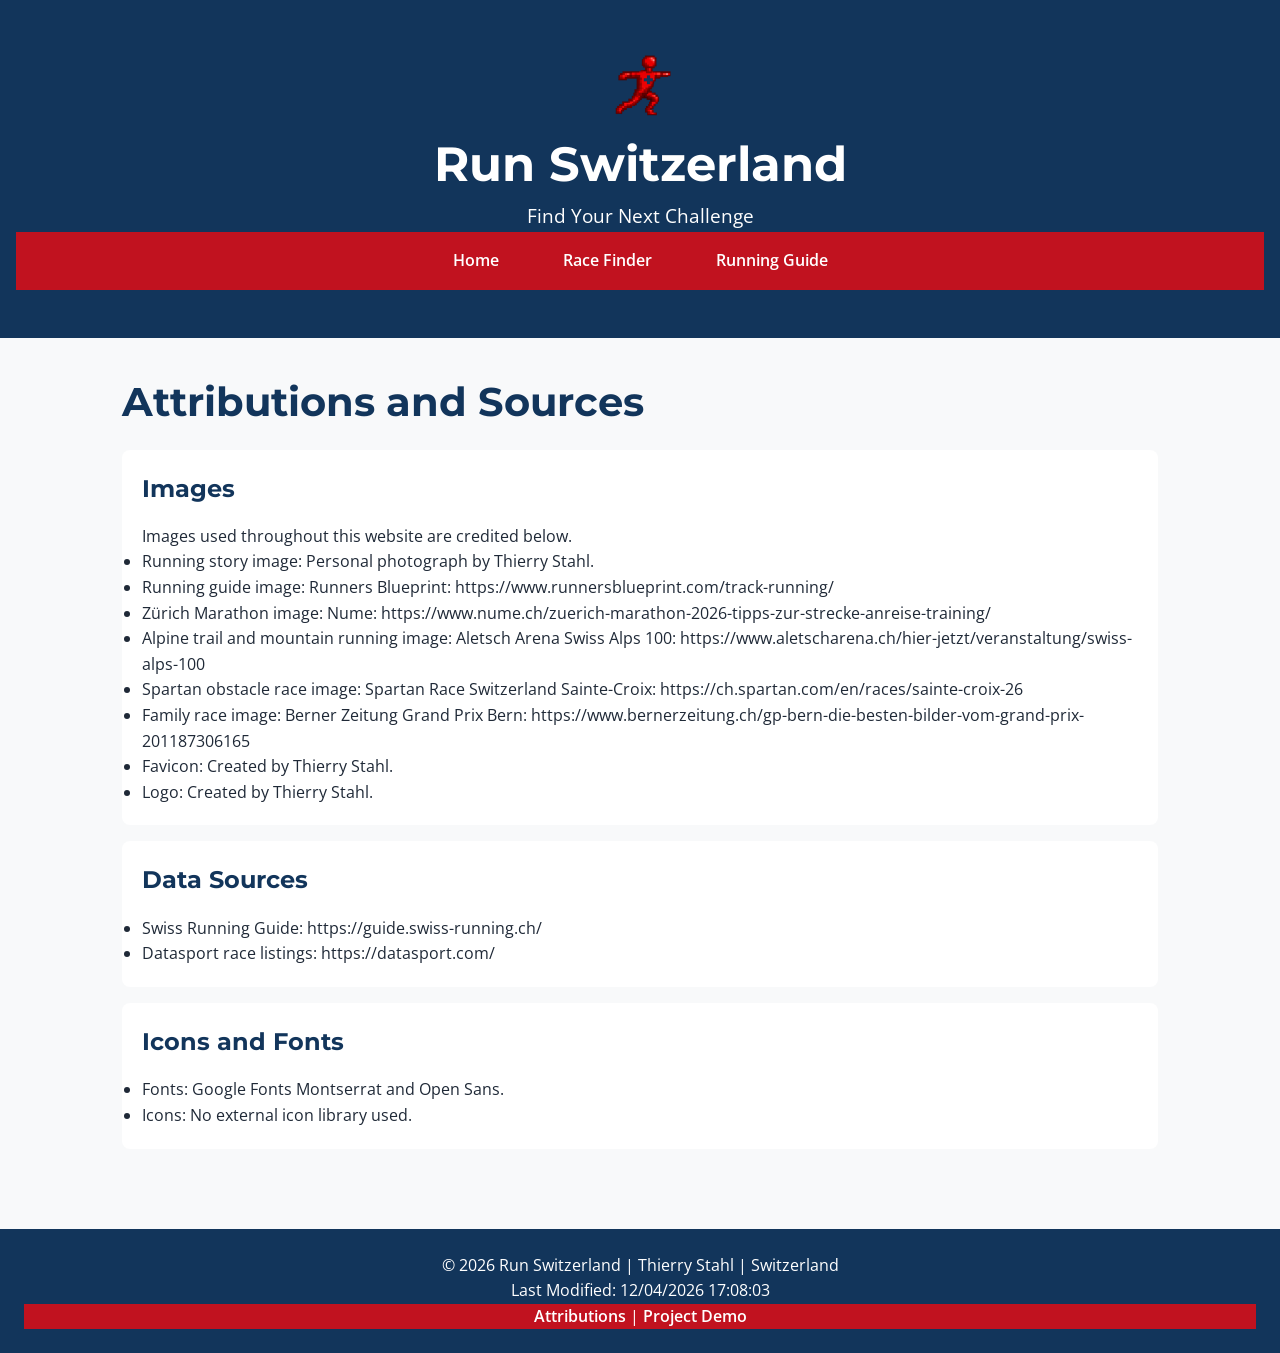
<file: project/attributions.html>
<!DOCTYPE html>

<html lang="en">

<head>


<meta charset="UTF-8">

<meta name="viewport" content="width=device-width, initial-scale=1.0">

<title>Attributions | Run Switzerland</title>

<meta name="description" content="Sources and attributions for images, data, fonts, and other content used on the Run Switzerland website.">

<meta name="author" content="Thierry Stahl">

<meta property="og:title" content="Run Switzerland | Attributions">
<meta property="og:description" content="Sources and attributions for the Run Switzerland website.">
<meta property="og:image" content="https://talionidas.github.io/wdd231/project/images/logo.png">
<meta property="og:url" content="https://talionidas.github.io/wdd231/project/attributions.html">
<meta property="og:type" content="website">

<link rel="icon" href="images/favicon_run.ico">

<link rel="preconnect" href="https://fonts.googleapis.com">
<link rel="preconnect" href="https://fonts.gstatic.com" crossorigin>

<link href="https://fonts.googleapis.com/css2?family=Montserrat:wght@500;700&family=Open+Sans:wght@400;600&display=swap" rel="stylesheet">

<link rel="stylesheet" href="styles/small.css">
<link rel="stylesheet" href="styles/larger.css">


</head>

<body>

<header>


<div class="logo-container">

    <a href="index.html">
        <img src="images/logo.png" alt="Run Switzerland logo" width="80" height="80">
    </a>

    <div>
        <p class="site-title">Run Switzerland</p>
        <p>Find Your Next Challenge</p>
    </div>

</div>

<button id="menuButton" aria-label="Open Navigation Menu" aria-expanded="false">
    ☰
</button>

<nav>

    <ul class="navigation">

        <li>
            <a href="index.html">
                Home
            </a>
        </li>

        <li>
            <a href="races.html">
                Race Finder
            </a>
        </li>

        <li>
            <a href="guide.html">
                Running Guide
            </a>
        </li>

    </ul>

</nav>


</header>

<main>


<h1>Attributions and Sources</h1>

<section>

    <h2>Images</h2>

    <p>
        Images used throughout this website are credited below.
    </p>

    <ul>

        <li>
            Running story image:
            Personal photograph by Thierry Stahl.
        </li>

        <li>
            Running guide image:
            Runners Blueprint:
            https://www.runnersblueprint.com/track-running/
        </li>

        <li>
            Zürich Marathon image:
            Nume:
            https://www.nume.ch/zuerich-marathon-2026-tipps-zur-strecke-anreise-training/
        </li>

        <li>
            Alpine trail and mountain running image:
            Aletsch Arena Swiss Alps 100:
            https://www.aletscharena.ch/hier-jetzt/veranstaltung/swiss-alps-100
        </li>

        <li>
            Spartan obstacle race image:
            Spartan Race Switzerland Sainte-Croix:
            https://ch.spartan.com/en/races/sainte-croix-26
        </li>

        <li>
            Family race image:
            Berner Zeitung Grand Prix Bern:
            https://www.bernerzeitung.ch/gp-bern-die-besten-bilder-vom-grand-prix-201187306165
        </li>

        <li>
            Favicon:
            Created by Thierry Stahl.
        </li>

        <li>
            Logo:
            Created by Thierry Stahl.
        </li>

    </ul>

</section>

<section>

    <h2>Data Sources</h2>

    <ul>

        <li>
            Swiss Running Guide:
            https://guide.swiss-running.ch/
        </li>

        <li>
            Datasport race listings:
            https://datasport.com/
        </li>

    </ul>

</section>

<section>

    <h2>Icons and Fonts</h2>

    <ul>

        <li>
            Fonts:
            Google Fonts Montserrat and Open Sans.
        </li>

        <li>
            Icons:
            No external icon library used.
        </li>

    </ul>

</section>


</main>

<footer>


<div class="footer-content">

    <p>
        &copy; <span id="currentyear"></span>
        Run Switzerland |
        Thierry Stahl |
        Switzerland
    </p>

    <p id="lastModified"></p>

    <nav class="footer-links">

        <a href="attributions.html">
            Attributions
        </a>

        <span>|</span>

        <a
            href="https://youtu.be/3_A838B_8nk"
            target="_blank"
            rel="noopener">
            Project Demo
        </a>

    </nav>

</div>


</footer>

<script type="module" src="scripts/main.js"></script>

</body>

</html>
</file>
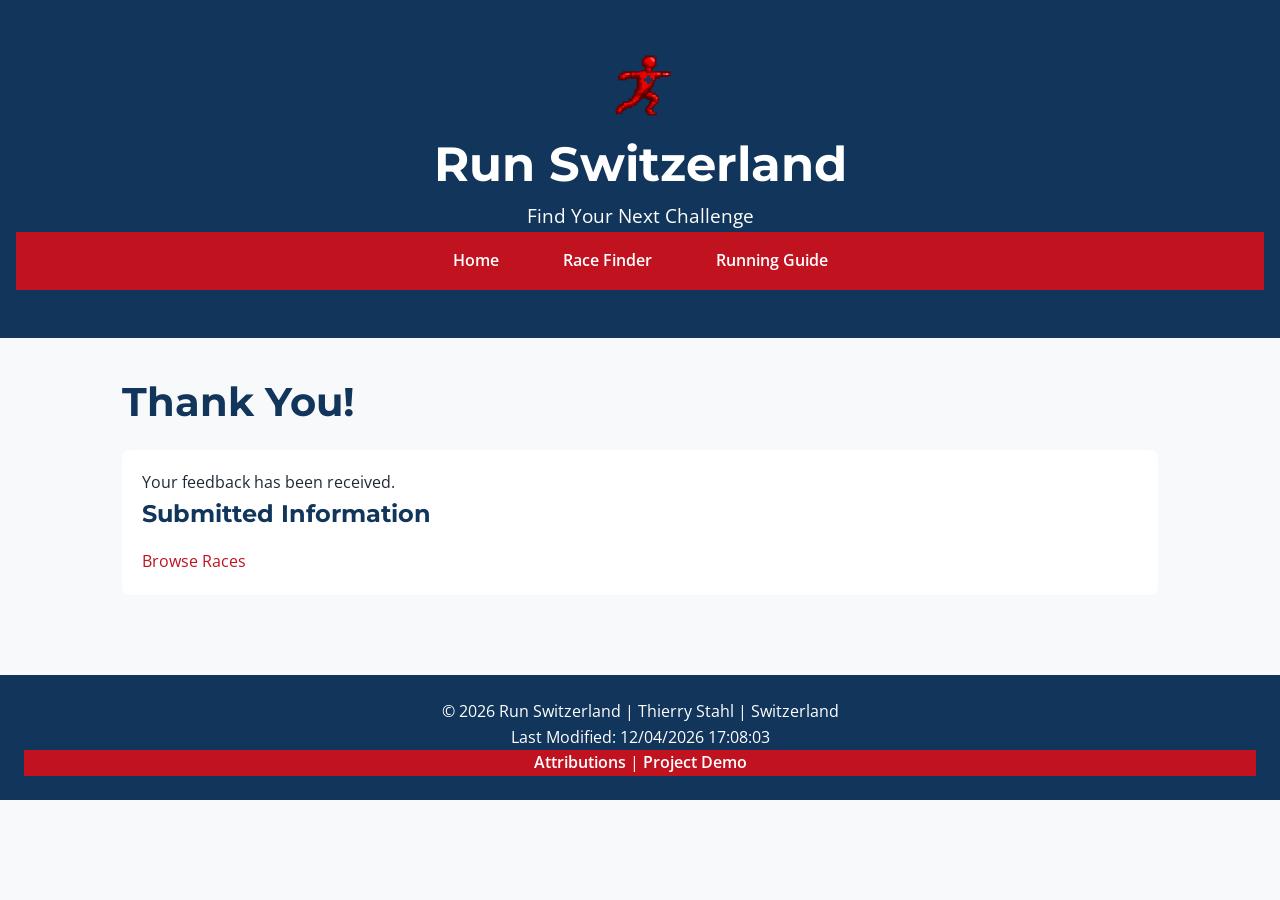
<file: project/feedback.html>
<!DOCTYPE html>
<html lang="en-US">
<head>
	<meta charset="UTF-8">
	<meta name="viewport" content="width=device-width, initial-scale=1.0">

	<title>Feedback Submitted | Run Switzerland</title>

	<meta name="description" content="Your feedback has been received by Run Switzerland. Thank you for helping improve our race finder and running resources.">
	<meta name="author" content="Thierry Stahl">

	<meta property="og:title" content="Run Switzerland | Feedback Submitted">
	<meta property="og:description" content="Your feedback has been received by Run Switzerland. Thank you for helping us improve your running experience.">
	<meta property="og:image" content="https://talionidas.github.io/wdd231/project/images/logo.png">
	<meta property="og:url" content="https://talionidas.github.io/wdd231/project/feedback.html">
	<meta property="og:type" content="website">

    <link rel="icon" href="images/favicon_run.ico">

	<link rel="preconnect" href="https://fonts.googleapis.com">
	<link rel="preconnect" href="https://fonts.gstatic.com" crossorigin>

	<link href="https://fonts.googleapis.com/css2?family=Montserrat:wght@500;700&family=Open+Sans:wght@400;600&display=swap" rel="stylesheet">

	<link rel="stylesheet" href="styles/small.css">
	<link rel="stylesheet" href="styles/larger.css">
</head>

<body>
	<header>
		<div class="logo-container">
			<a href="index.html">
				<img
					src="images/logo.png"
					alt="Run Switzerland logo"
					width="80"
					height="80">
			</a>

			<div>
				<p class="site-title">Run Switzerland</p>
				<p>Find Your Next Challenge</p>
			</div>
		</div>

		<button
			id="menuButton"
			aria-label="Open Navigation Menu">
			☰
		</button>

		<nav>
			<ul class="navigation">
				<li>
					<a href="index.html">
						Home
					</a>
				</li>

				<li>
					<a href="races.html">
						Race Finder
					</a>
				</li>

				<li>
					<a href="guide.html">
						Running Guide
					</a>
				</li>
			</ul>
		</nav>
	</header>

	<main>
		<h1>Thank You!</h1>

		<section>
			<p>
				Your feedback has been received.
			</p>

			<h2>Submitted Information</h2>

			<div id="formResults"></div>

			<p>
				<a href="races.html">Browse Races</a>
			</p>
		</section>
	</main>

	<footer>
		<div class="footer-content">
			<p>
				&copy; <span id="currentyear"></span>
				Run Switzerland |
				Thierry Stahl |
				Switzerland
			</p>

			<p id="lastModified"></p>

			<nav class="footer-links">
				<a href="attributions.html">
					Attributions
				</a>

				<span>|</span>

				<a
					href="https://youtu.be/3_A838B_8nk"
					target="_blank"
					rel="noopener">
					Project Demo
				</a>
			</nav>
		</div>
	</footer>

	<script src="scripts/main.js" type="module"></script>
</body>
</html>
</file>
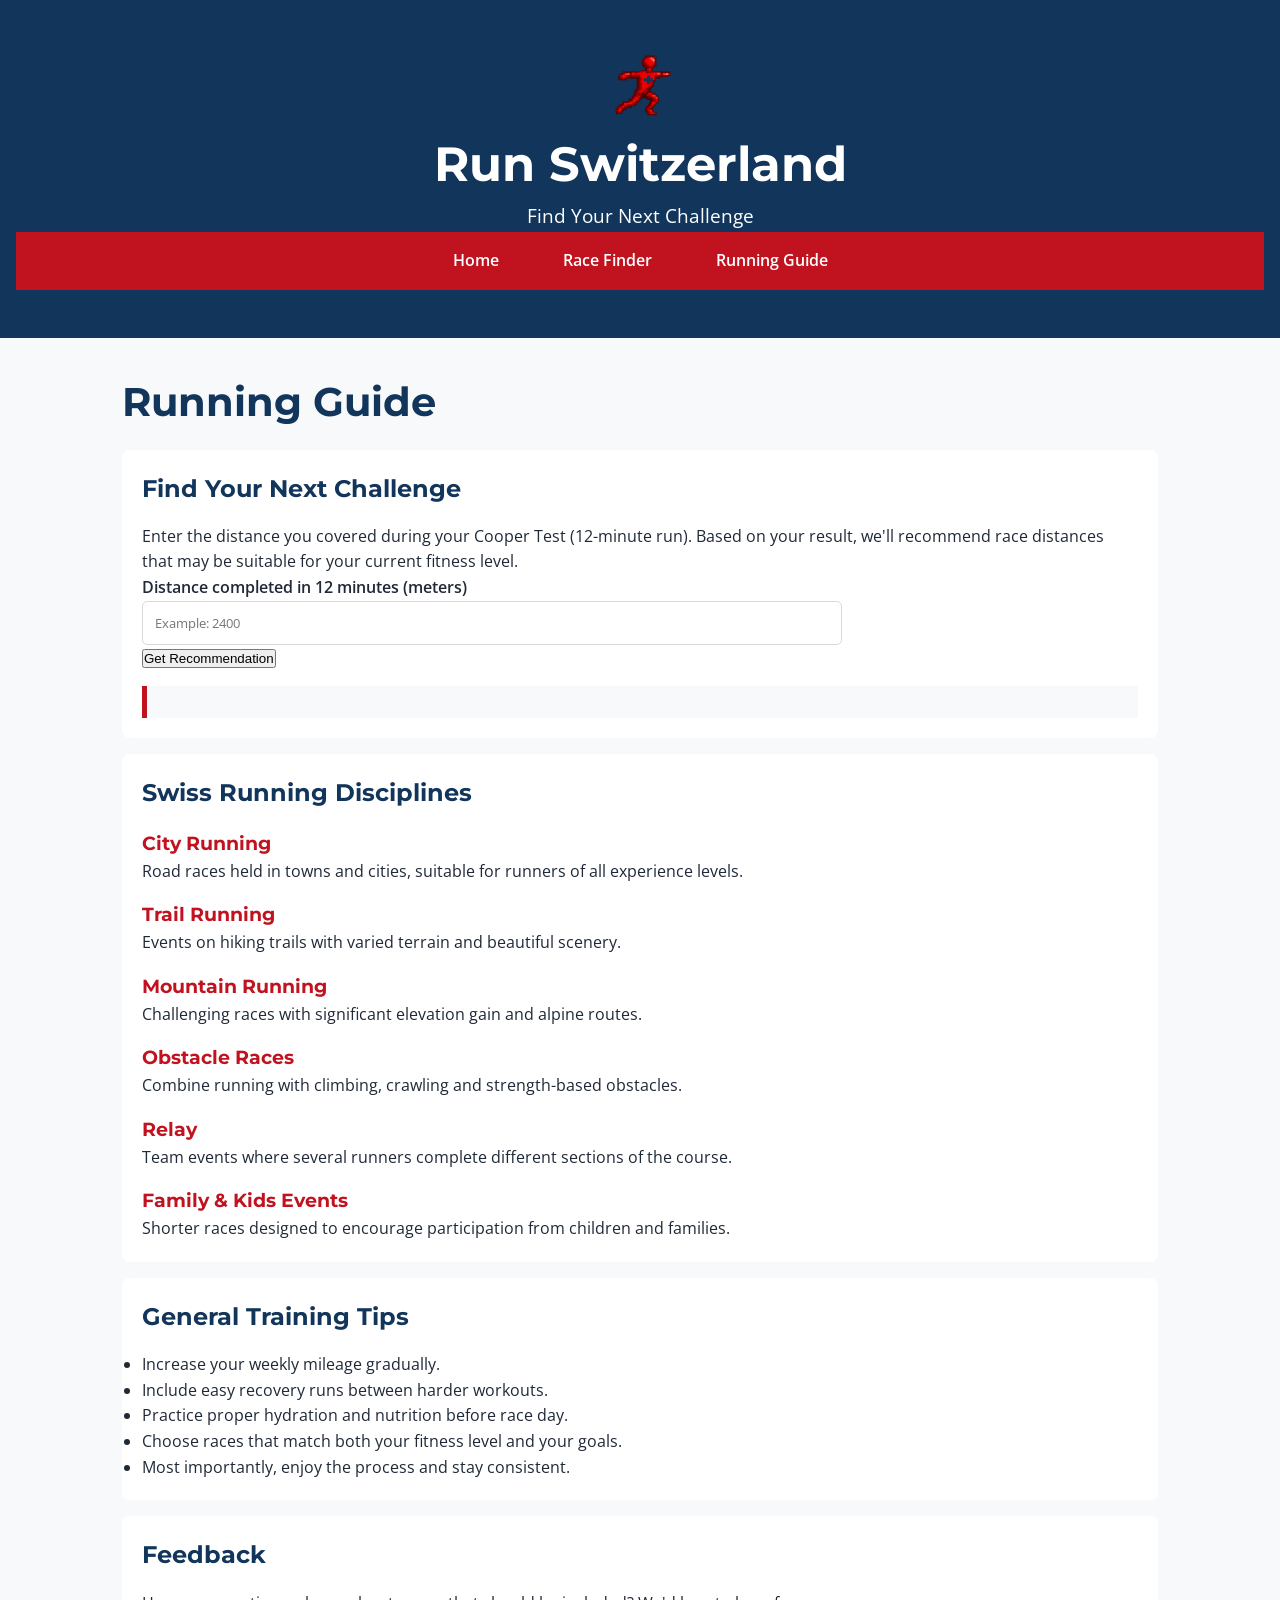
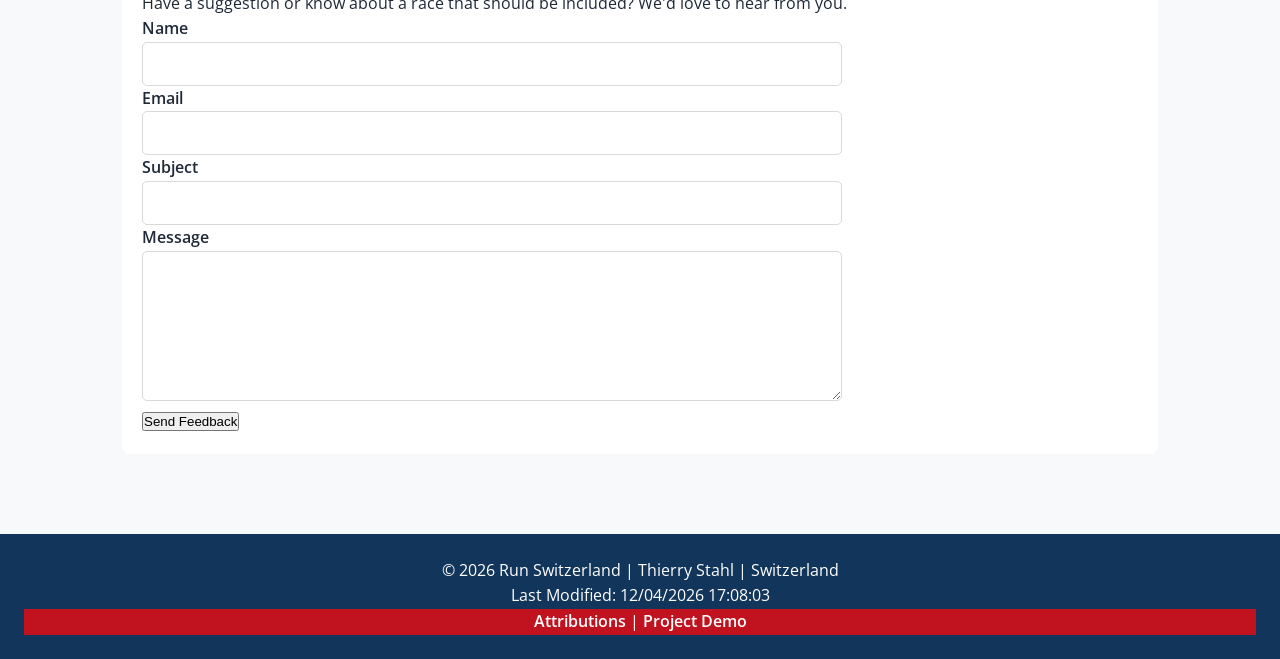
<file: project/guide.html>
<!DOCTYPE html>
<html lang="en-US">
<head>
	<meta charset="UTF-8">
	<meta name="viewport" content="width=device-width, initial-scale=1.0">

	<title>Running Guide | Run Switzerland</title>

	<meta name="description" content="Learn about Swiss running disciplines, training tips, and find race recommendations based on your Cooper Test result.">
	<meta name="author" content="Thierry Stahl">

	<meta property="og:title" content="Run Switzerland | Running Guide and Race Recommendations">
	<meta property="og:description" content="Explore Swiss running disciplines, training tips, and discover race distances suited to your current fitness level.">
	<meta property="og:image" content="https://talionidas.github.io/wdd231/project/images/logo.png">
	<meta property="og:url" content="https://talionidas.github.io/wdd231/project/guide.html">
	<meta property="og:type" content="website">

    <link rel="icon" href="images/favicon_run.ico">

	<link rel="preconnect" href="https://fonts.googleapis.com">
	<link rel="preconnect" href="https://fonts.gstatic.com" crossorigin>

	<link href="https://fonts.googleapis.com/css2?family=Montserrat:wght@500;700&family=Open+Sans:wght@400;600&display=swap" rel="stylesheet">

	<link rel="stylesheet" href="styles/small.css">
	<link rel="stylesheet" href="styles/larger.css">

    <script src="scripts/main.js" type="module"></script>
    <script src="scripts/guide.js" type="module"></script>
</head>

<body>
	<header>
		<div class="logo-container">
			<a href="index.html">
				<img
					src="images/logo.png"
					alt="Run Switzerland logo"
					width="80"
					height="80">
			</a>

			<div>
				<p class="site-title">Run Switzerland</p>
				<p>Find Your Next Challenge</p>
			</div>
		</div>

		<button
			id="menuButton"
			aria-label="Open Navigation Menu">
			☰
		</button>

		<nav>
			<ul class="navigation">
				<li>
					<a href="index.html">
						Home
					</a>
				</li>

				<li>
					<a href="races.html">
						Race Finder
					</a>
				</li>

				<li>
					<a
						class="active"
						href="guide.html">
						Running Guide
					</a>
				</li>
			</ul>
		</nav>
	</header>

	<main>
		<h1>Running Guide</h1>

		<section>
			<h2>Find Your Next Challenge</h2>

			<p>
				Enter the distance you covered during your Cooper Test (12-minute run).
				Based on your result, we'll recommend race distances that may be suitable
				for your current fitness level.
			</p>

			<form id="fitnessForm">
				<label for="cooperDistance">
					Distance completed in 12 minutes (meters)
				</label>

				<input
					type="number"
					id="cooperDistance"
					name="cooperDistance"
					placeholder="Example: 2400"
					min="1"
					required>

				<button
					type="submit"
					id="recommendButton">
					Get Recommendation
				</button>
			</form>

			<div id="recommendationResult">
				<!-- Recommendation generated with JavaScript -->
			</div>
		</section>

		<section>
			<h2>Swiss Running Disciplines</h2>

			<div class="guide-grid">
				<article>
					<h3>City Running</h3>

					<p>
						Road races held in towns and cities, suitable for runners of all
						experience levels.
					</p>
				</article>

				<article>
					<h3>Trail Running</h3>

					<p>
						Events on hiking trails with varied terrain and beautiful scenery.
					</p>
				</article>

				<article>
					<h3>Mountain Running</h3>

					<p>
						Challenging races with significant elevation gain and alpine routes.
					</p>
				</article>

				<article>
					<h3>Obstacle Races</h3>

					<p>
						Combine running with climbing, crawling and strength-based obstacles.
					</p>
				</article>

				<article>
					<h3>Relay</h3>

					<p>
						Team events where several runners complete different sections of
						the course.
					</p>
				</article>

				<article>
					<h3>Family &amp; Kids Events</h3>

					<p>
						Shorter races designed to encourage participation from children
						and families.
					</p>
				</article>
			</div>
		</section>

		<section>
			<h2>General Training Tips</h2>

			<ul>
				<li>
					Increase your weekly mileage gradually.
				</li>

				<li>
					Include easy recovery runs between harder workouts.
				</li>

				<li>
					Practice proper hydration and nutrition before race day.
				</li>

				<li>
					Choose races that match both your fitness level and your goals.
				</li>

				<li>
					Most importantly, enjoy the process and stay consistent.
				</li>
			</ul>
		</section>

		<section>
			<h2>Feedback</h2>

			<p>
				Have a suggestion or know about a race that should be included?
				We'd love to hear from you.
			</p>

			<form method="get" action="feedback.html">
				<label for="name">
					Name
				</label>

				<input
					type="text"
					id="name"
					name="name"
					required>

				<label for="email">
					Email
				</label>

				<input
					type="email"
					id="email"
					name="email"
					required>

				<label for="subject">
					Subject
				</label>

				<input
					type="text"
					id="subject"
					name="subject"
					required>

				<label for="message">
					Message
				</label>

				<textarea
					id="message"
					name="message"
					rows="6"
					required></textarea>

				<button type="submit">
					Send Feedback
				</button>
			</form>
		</section>
	</main>

	<footer>
		<div class="footer-content">
			<p>
				&copy; <span id="currentyear"></span>
				Run Switzerland |
				Thierry Stahl |
				Switzerland
			</p>

			<p id="lastModified"></p>

			<nav class="footer-links">
				<a href="attributions.html">
					Attributions
				</a>

				<span>|</span>

				<a
					href="https://youtu.be/3_A838B_8nk"
					target="_blank"
					rel="noopener">
					Project Demo
				</a>
			</nav>
		</div>
	</footer>

</body>
</html>
</file>
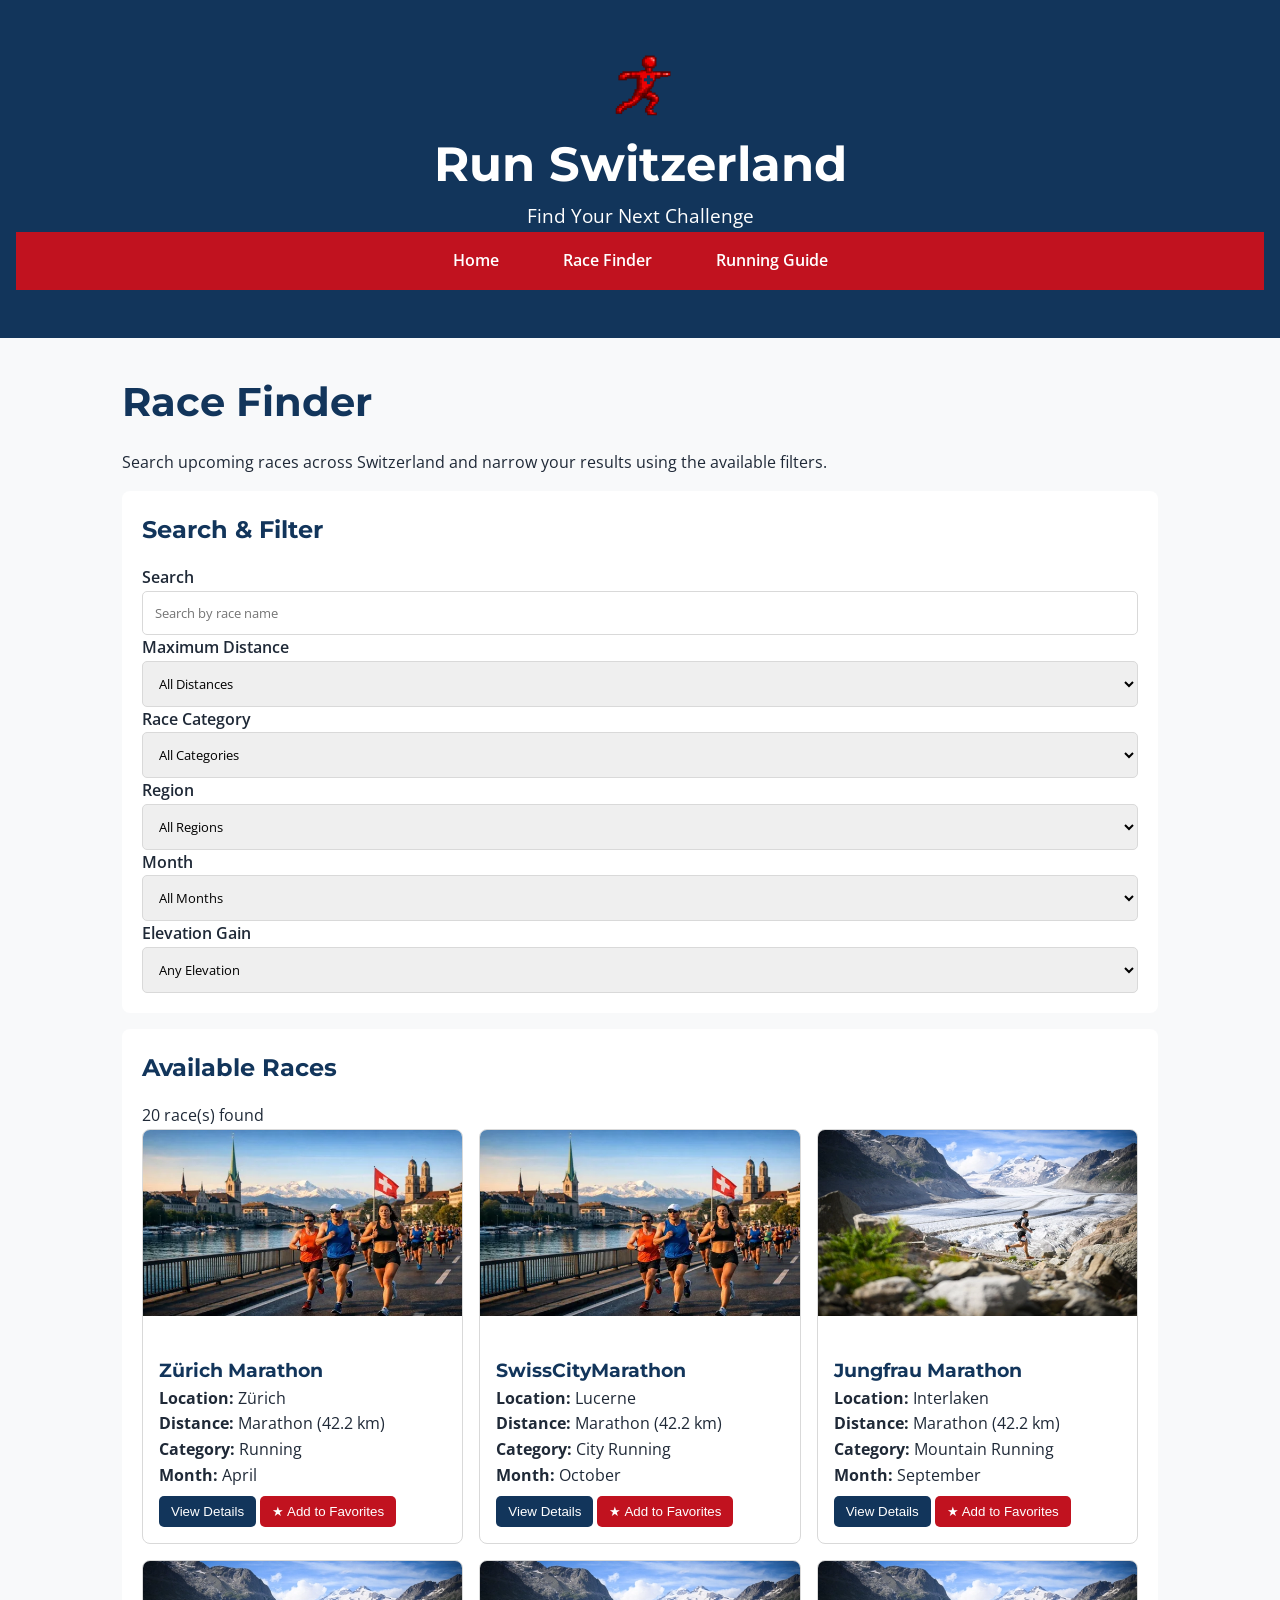
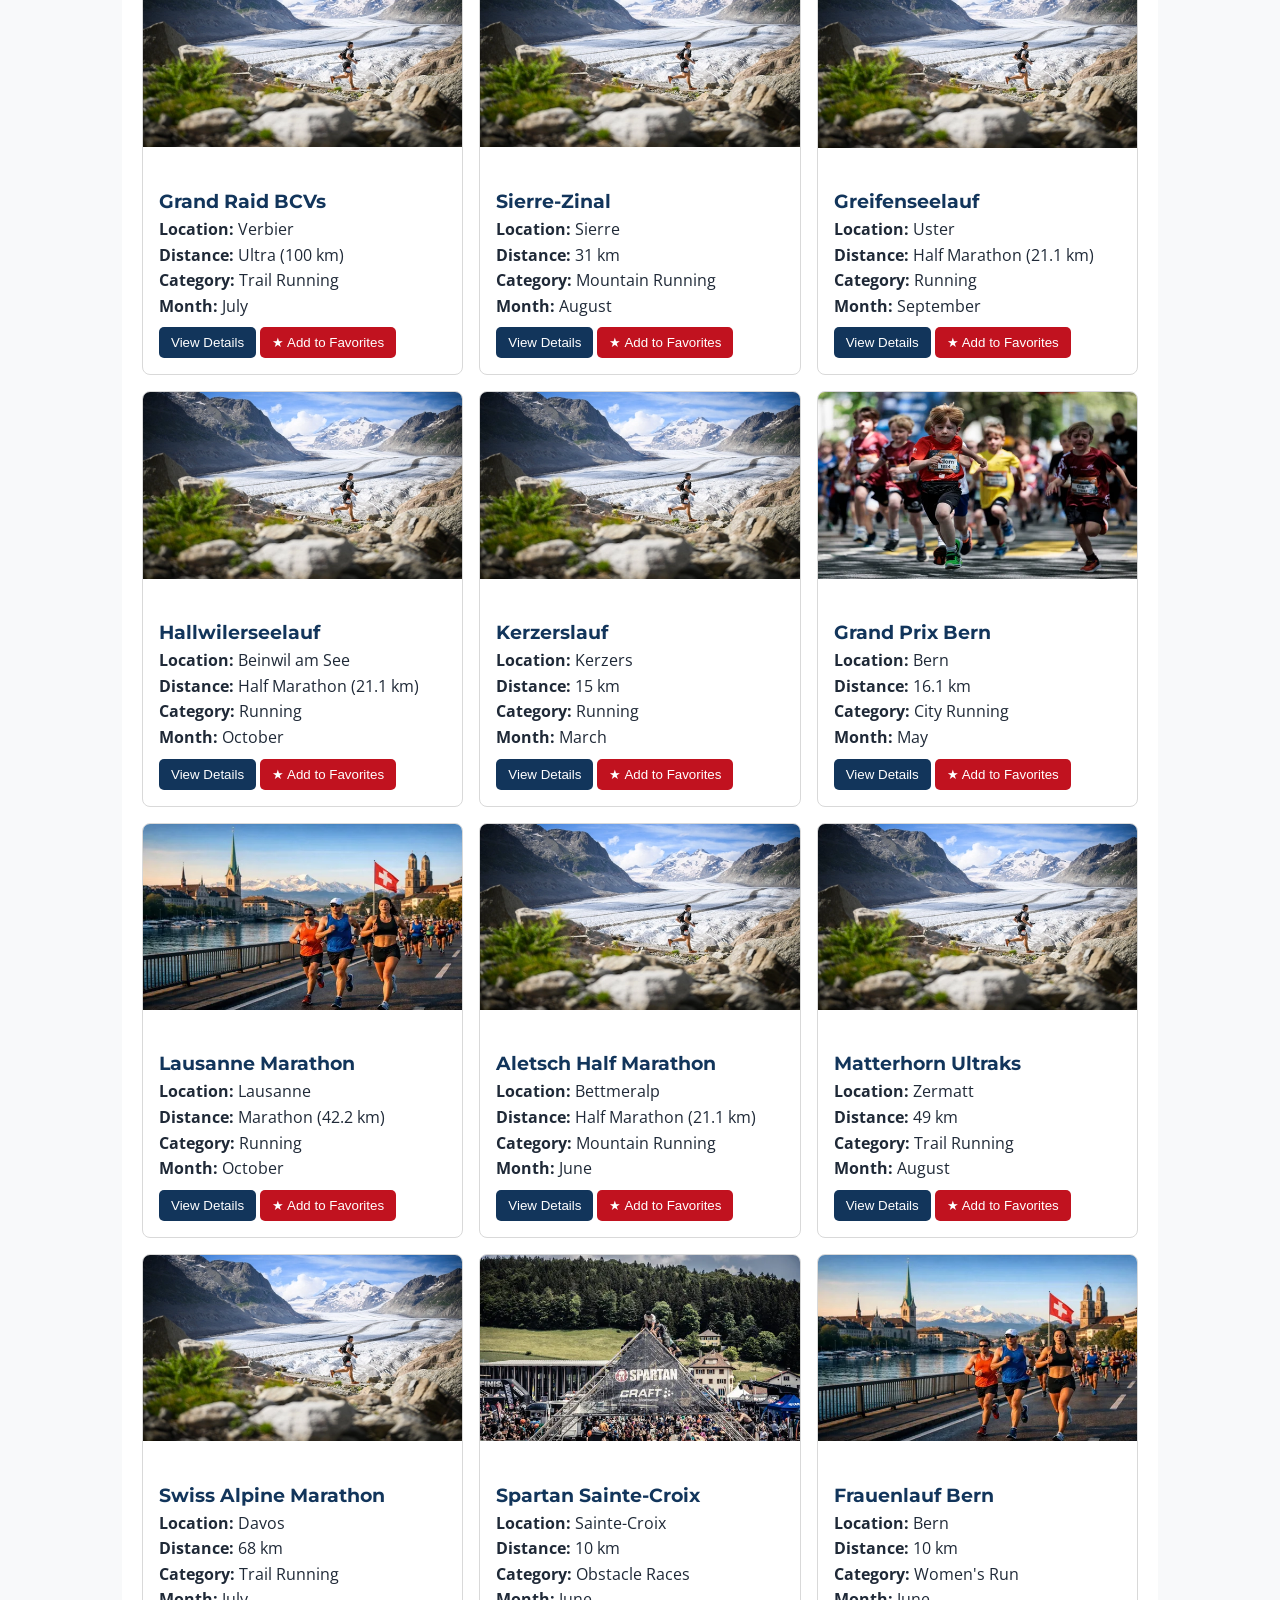
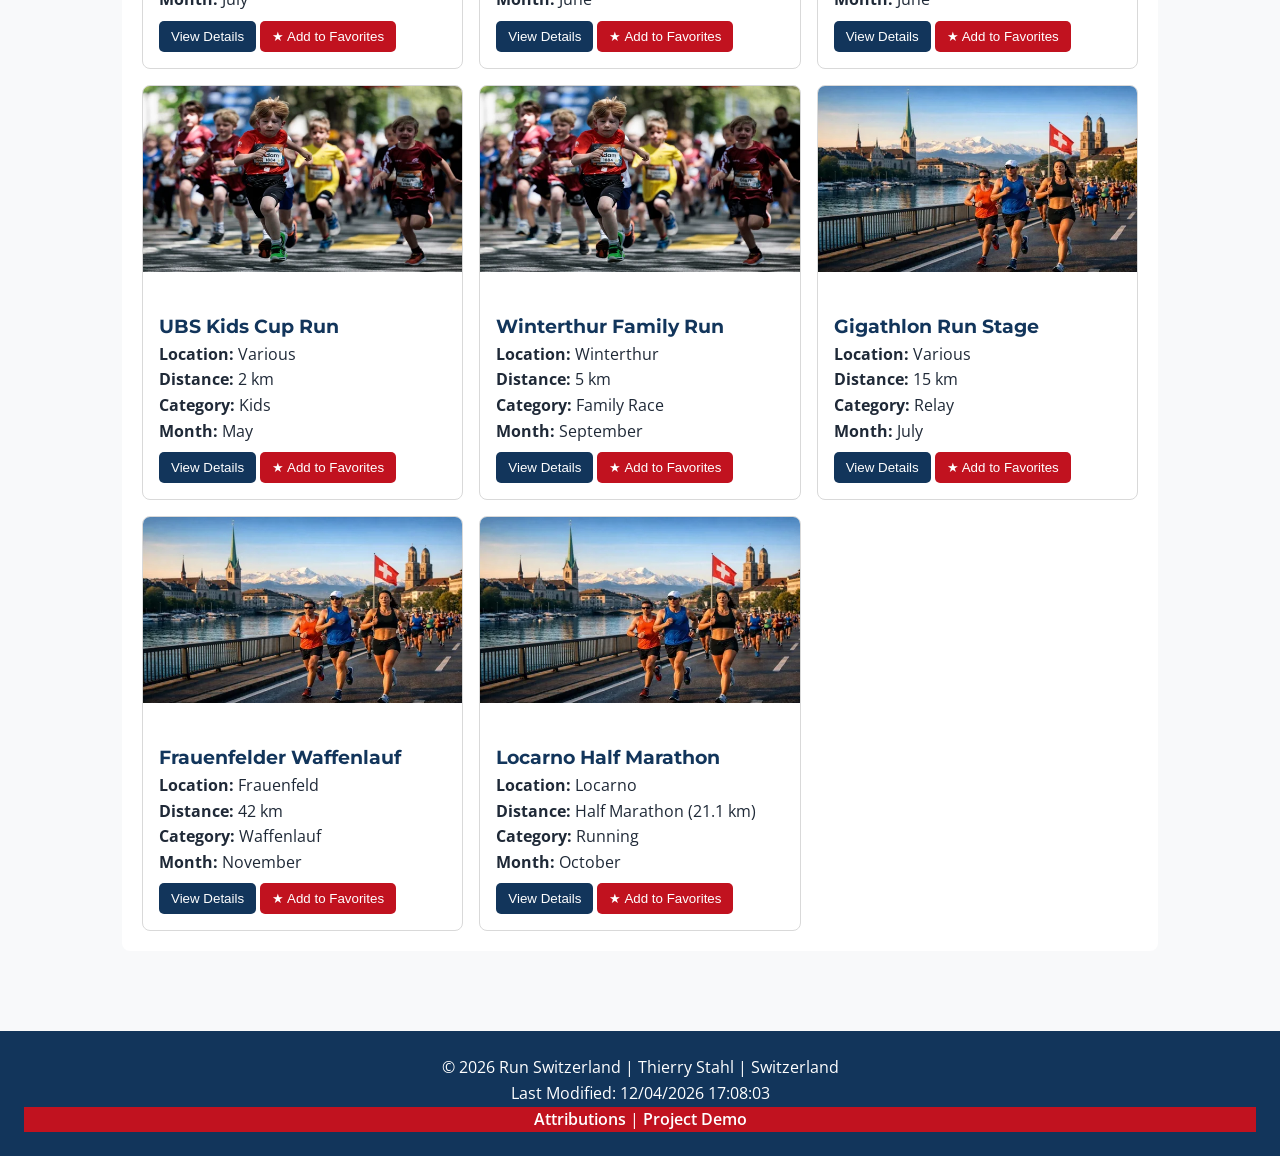
<file: project/races.html>
<!DOCTYPE html>

<html lang="en">
<head>
    <meta charset="UTF-8">
    <meta name="viewport" content="width=device-width, initial-scale=1.0">


    <title>Run Switzerland | Race Finder</title>

    <meta
        name="description"
        content="Browse running events throughout Switzerland using filters for distance, race type, region and month.">

    <meta name="author" content="Thierry Stahl">

    <meta property="og:title" content="Run Switzerland | Race Finder">
    <meta
        property="og:description"
        content="Discover running events across Switzerland and find races that match your distance, region and goals.">
    <meta
        property="og:image"
        content="https://talionidas.github.io/wdd231/project/images/logo.png">
    <meta
        property="og:url"
        content="https://talionidas.github.io/wdd231/project/races.html">
    <meta property="og:type" content="website">

    <link rel="icon" href="images/favicon_run.ico">

    <link rel="preconnect" href="https://fonts.googleapis.com">
    <link rel="preconnect" href="https://fonts.gstatic.com" crossorigin>

    <link
        href="https://fonts.googleapis.com/css2?family=Montserrat:wght@500;700&family=Open+Sans:wght@400;600&display=swap"
        rel="stylesheet">

    <link rel="stylesheet" href="styles/small.css">
    <link rel="stylesheet" href="styles/larger.css">

    <script type="module" src="scripts/races.js"></script>


</head>

<body>

<header>


<div class="logo-container">

    <a href="index.html">
        <img
            src="images/logo.png"
            alt="Run Switzerland logo"
            width="80"
            height="80">
    </a>

    <div>
        <p class="site-title">Run Switzerland</p>
        <p>Find Your Next Challenge</p>
    </div>

</div>

<button
    id="menuButton"
    aria-label="Open Navigation Menu"
    aria-expanded="false">
    ☰
</button>

<nav>

    <ul class="navigation">

        <li>
            <a href="index.html">
                Home
            </a>
        </li>

        <li>
            <a
                class="active"
                href="races.html">
                Race Finder
            </a>
        </li>

        <li>
            <a href="guide.html">
                Running Guide
            </a>
        </li>

    </ul>

</nav>


</header>

<main>


<h1>Race Finder</h1>

<p>
    Search upcoming races across Switzerland and narrow your results
    using the available filters.
</p>

<section>

    <h2>Search &amp; Filter</h2>

    <div class="filter-grid">

        <div>

            <label for="searchInput">
                Search
            </label>

            <input
                type="text"
                id="searchInput"
                placeholder="Search by race name">

        </div>

        <div>

            <label for="distanceFilter">
                Maximum Distance
            </label>

            <select id="distanceFilter">

                <option value="all">
                    All Distances
                </option>

                <option value="5">
                    Up to 5 km
                </option>

                <option value="10">
                    Up to 10 km
                </option>

                <option value="21">
                    Up to Half Marathon
                </option>

                <option value="42">
                    Up to Marathon
                </option>

                <option value="100">
                    Up to 100 km
                </option>

            </select>

        </div>

        <div>

            <label for="categoryFilter">
                Race Category
            </label>

            <select id="categoryFilter">

                <option value="all">
                    All Categories
                </option>

                <option value="City Running">
                    City Running
                </option>

                <option value="Running">
                    Running
                </option>

                <option value="Trail Running">
                    Trail Running
                </option>

                <option value="Mountain Running">
                    Mountain Running
                </option>

                <option value="Obstacle Races">
                    Obstacle Races
                </option>

                <option value="Relay">
                    Relay
                </option>

                <option value="Waffenlauf">
                    Waffenlauf
                </option>

                <option value="Women's Run">
                    Women's Run
                </option>

                <option value="Family Race">
                    Family Race
                </option>

                <option value="Kids">
                    Kids
                </option>

            </select>

        </div>

        <div>

            <label for="regionFilter">
                Region
            </label>

            <select id="regionFilter">

                <option value="all">
                    All Regions
                </option>

                <option value="Central Switzerland">
                    Central Switzerland
                </option>

                <option value="Eastern Switzerland">
                    Eastern Switzerland
                </option>

                <option value="Zurich">
                    Zurich
                </option>

                <option value="Bern">
                    Bern
                </option>

                <option value="Graubünden">
                    Graubünden
                </option>

                <option value="Valais">
                    Valais
                </option>

                <option value="Ticino">
                    Ticino
                </option>

                <option value="Lake Geneva">
                    Lake Geneva
                </option>

                <option value="Northwestern Switzerland">
                    Northwestern Switzerland
                </option>

            </select>

        </div>

        <div>

            <label for="monthFilter">
                Month
            </label>

            <select id="monthFilter">

                <option value="all">
                    All Months
                </option>

                <option value="January">January</option>
                <option value="February">February</option>
                <option value="March">March</option>
                <option value="April">April</option>
                <option value="May">May</option>
                <option value="June">June</option>
                <option value="July">July</option>
                <option value="August">August</option>
                <option value="September">September</option>
                <option value="October">October</option>
                <option value="November">November</option>
                <option value="December">December</option>

            </select>

        </div>

        <div>

            <label for="elevationFilter">
                Elevation Gain
            </label>

            <select id="elevationFilter">

                <option value="all">
                    Any Elevation
                </option>

                <option value="500">
                    Below 500 m
                </option>

                <option value="1000">
                    Below 1000 m
                </option>

                <option value="2000">
                    Below 2000 m
                </option>

                <option value="2001">
                    2000+ m
                </option>

            </select>

        </div>

    </div>

</section>

<section>

    <div class="results-header">

        <h2>Available Races</h2>

        <p id="resultsCount"></p>

    </div>

    <div
        id="raceContainer"
        class="race-grid">

        <!-- JavaScript inserts race cards here -->

    </div>

</section>

<dialog id="raceDialog" aria-labelledby="dialogTitle">

    <button
        id="closeDialog"
        aria-label="Close race details">
        ✕
    </button>

    <div id="dialogContent">

        <!-- Race details are inserted dynamically -->

    </div>

</dialog>


</main>

<footer>


<p>
    &copy; <span id="currentyear"></span>
    Run Switzerland |
    Thierry Stahl |
    Switzerland
</p>

<p id="lastModified"></p>

<nav class="footer-links">

    <a href="attributions.html">
        Attributions
    </a>

    <span>|</span>

    <a
        href="https://youtu.be/3_A838B_8nk"
        target="_blank"
        rel="noopener">
        Project Demo
    </a>

</nav>


</footer>

</body>
</html>
</file>
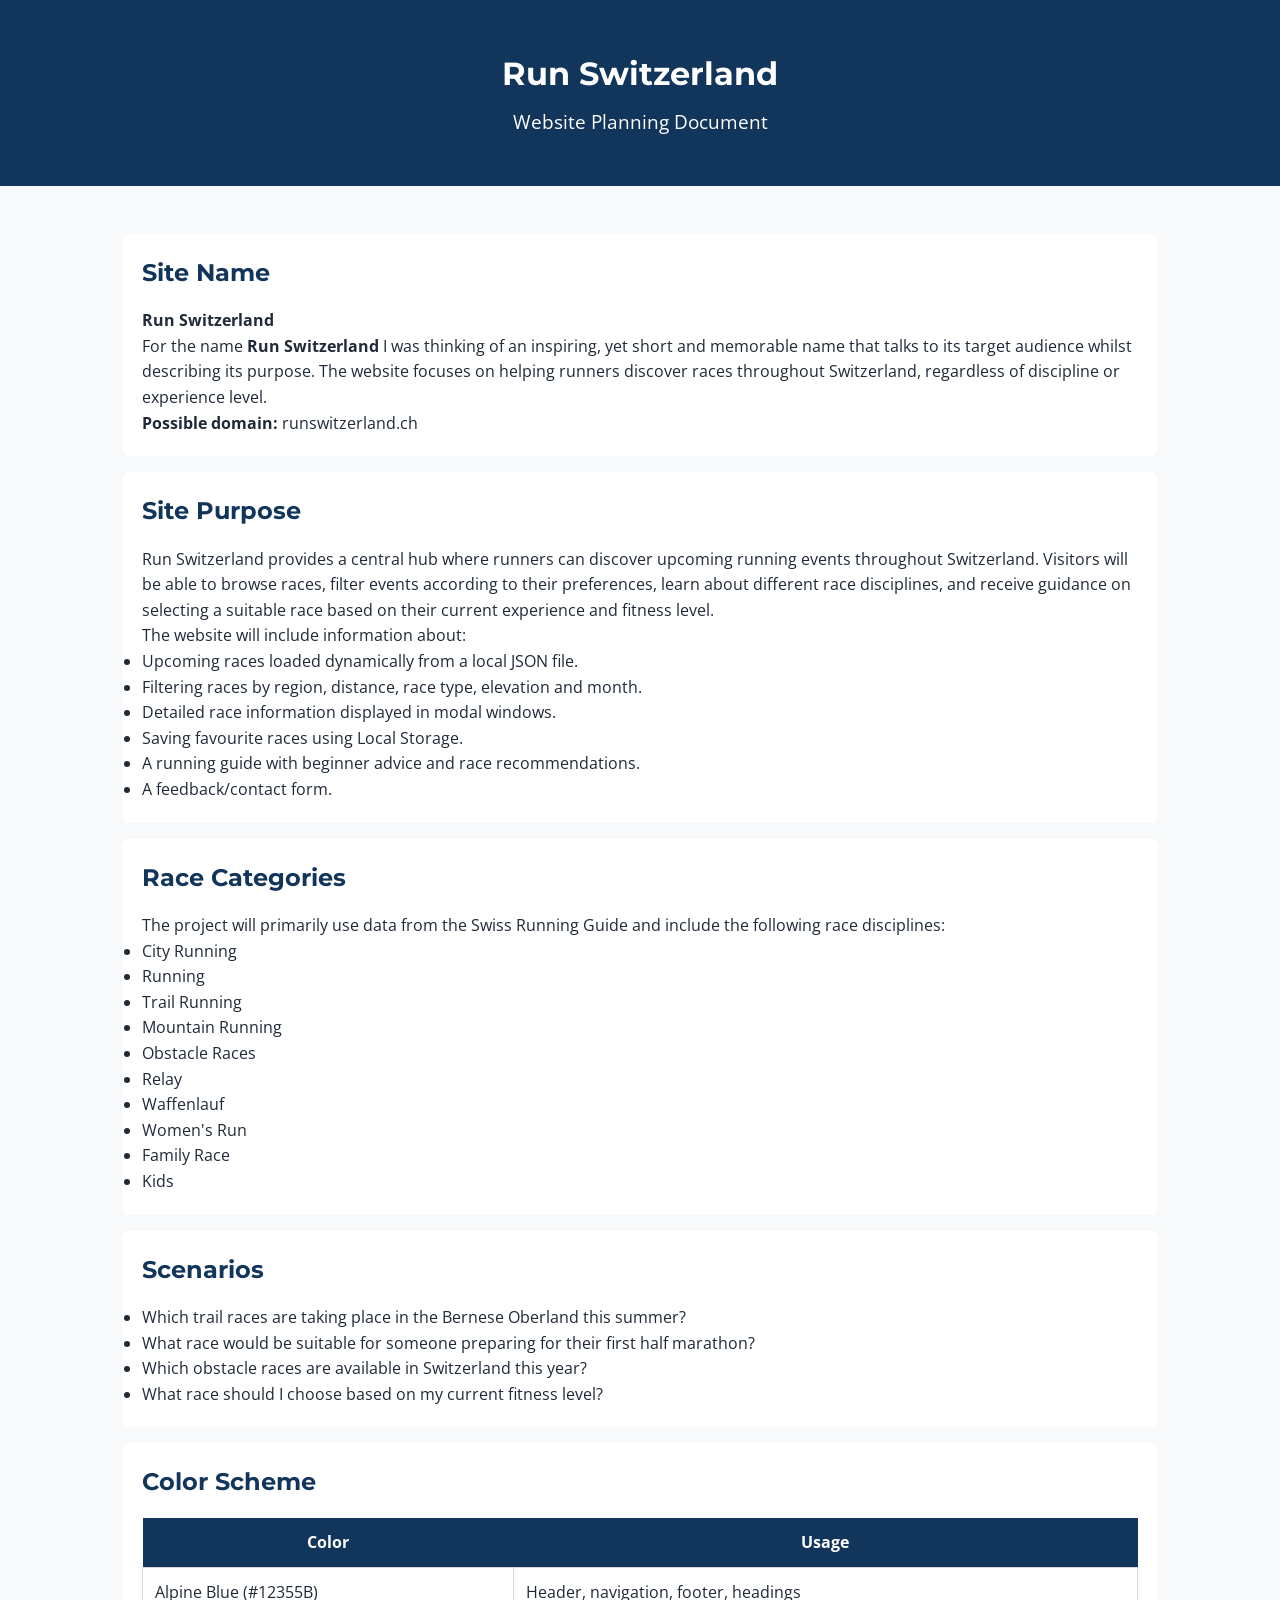
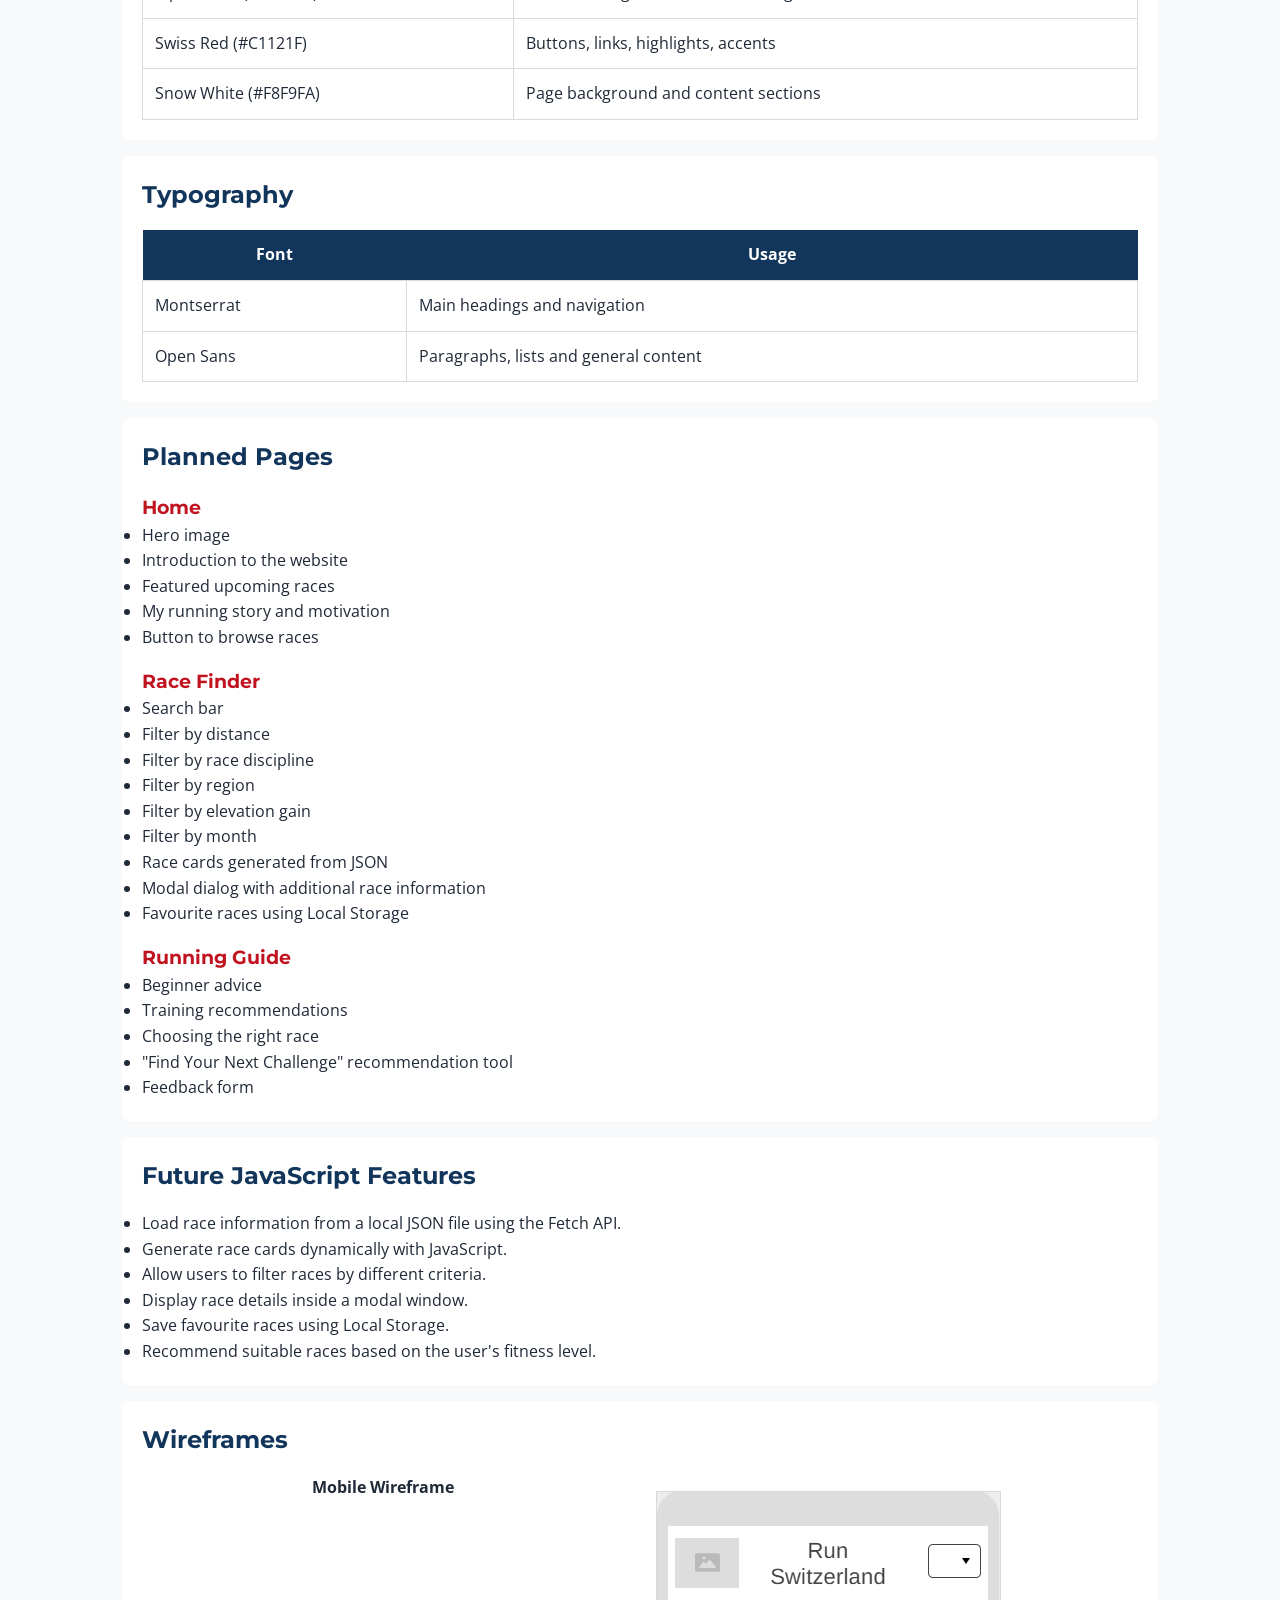
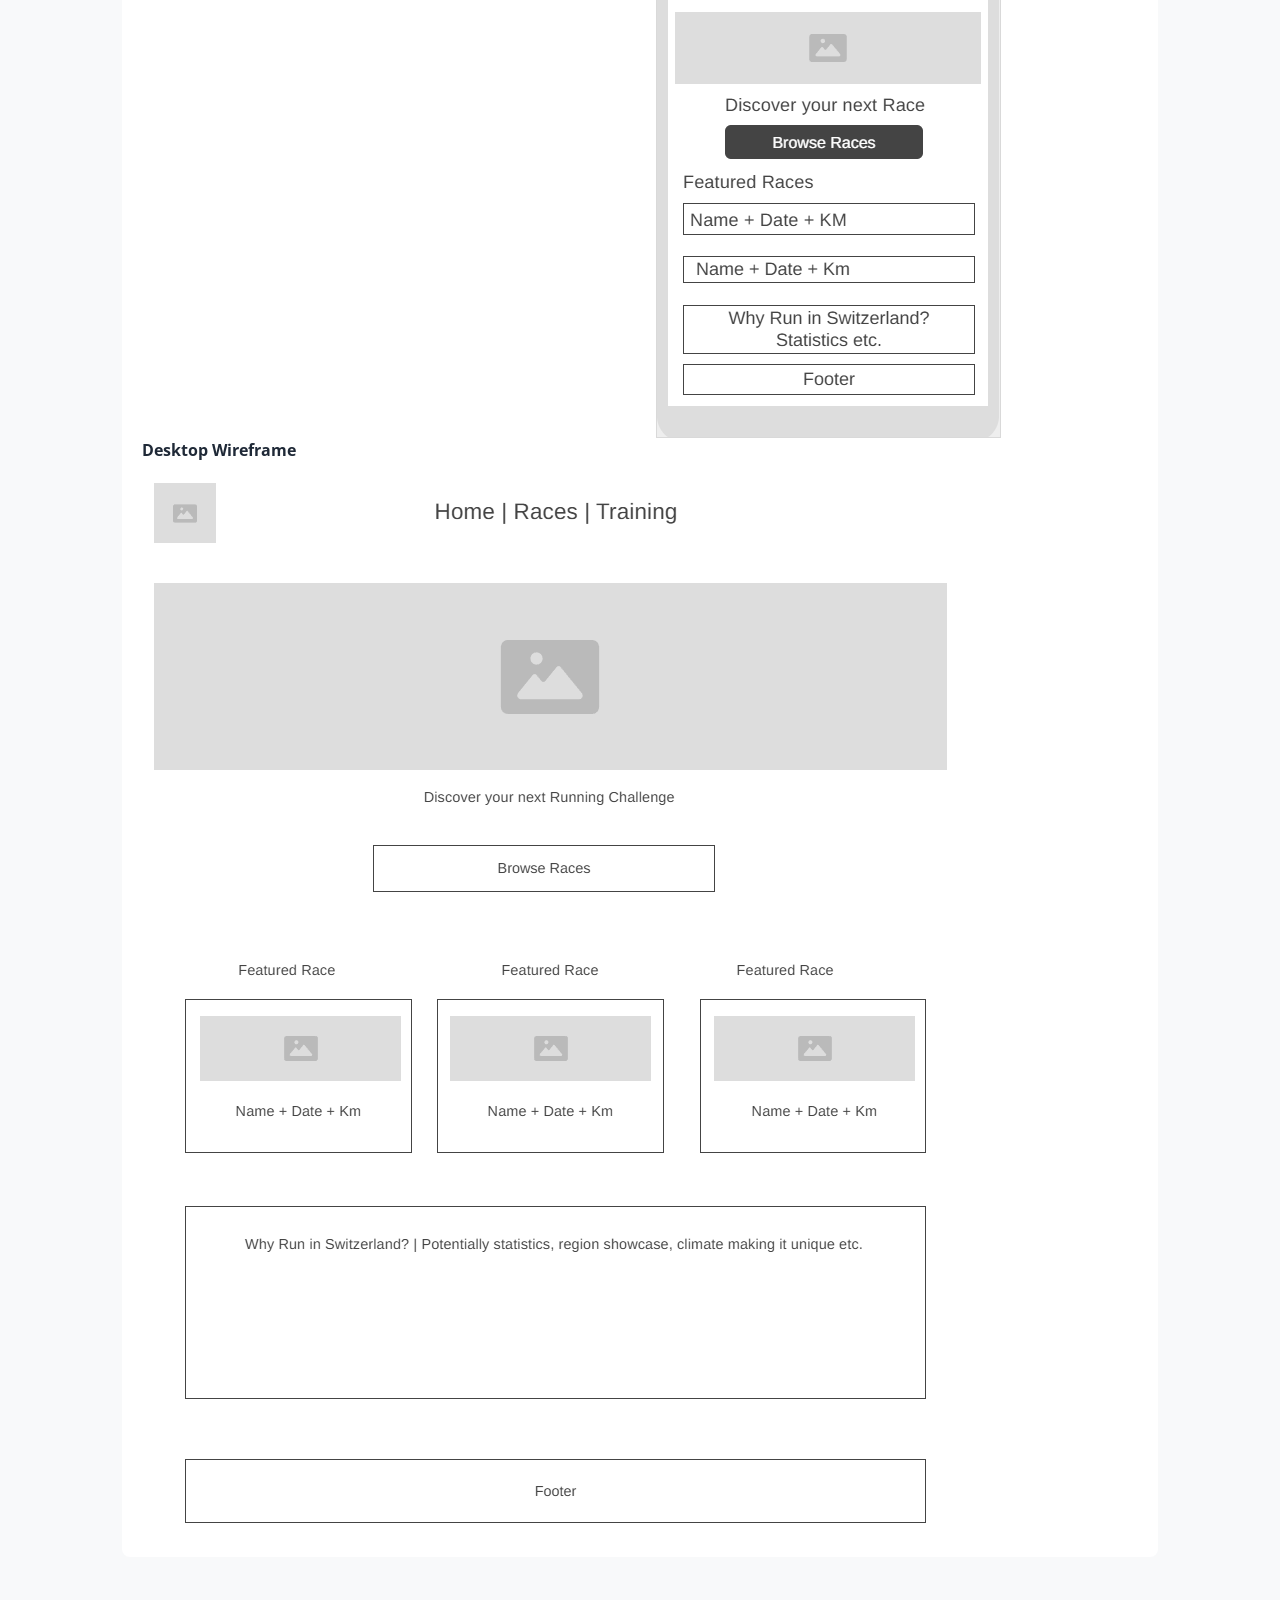
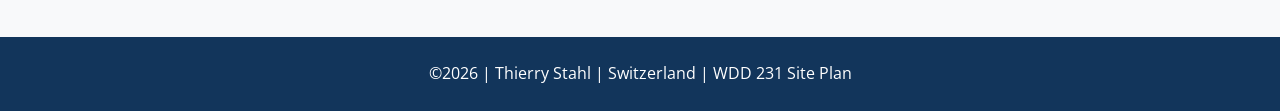
<file: project/siteplan.html>
<!DOCTYPE html>
<html lang="en">
<head>
    <meta charset="UTF-8">
    <meta name="viewport" content="width=device-width, initial-scale=1.0">

    <title>Run Switzerland | Website Site Plan</title>

    <meta name="description" content="Site plan for the Run Switzerland website project.">
    <meta name="author" content="Thierry Stahl">

    <link rel="preconnect" href="https://fonts.googleapis.com">
    <link rel="preconnect" href="https://fonts.gstatic.com" crossorigin>

    <link href="https://fonts.googleapis.com/css2?family=Montserrat:wght@500;700&family=Open+Sans:wght@400;600&display=swap" rel="stylesheet">

    <link rel="stylesheet" href="styles/small.css">
    <link rel="stylesheet" href="styles/larger.css">
</head>

<body>

<header>
    <h1>Run Switzerland</h1>
    <p>Website Planning Document</p>
</header>

<main>

<section>
    <h2>Site Name</h2>

    <p><strong>Run Switzerland</strong></p>

    <p>
        For the name <strong>Run Switzerland</strong> I was thinking of an inspiring,
        yet short and memorable name that talks to its target audience whilst describing its purpose.
        The website focuses on helping runners discover races throughout Switzerland,
        regardless of discipline or experience level.
    </p>

    <p><strong>Possible domain:</strong> runswitzerland.ch</p>
</section>

<section>
    <h2>Site Purpose</h2>

    <p>
        Run Switzerland provides a central hub where runners can discover upcoming
        running events throughout Switzerland. Visitors will be able to browse races,
        filter events according to their preferences, learn about different race
        disciplines, and receive guidance on selecting a suitable race based on
        their current experience and fitness level.
    </p>

    <p>
        The website will include information about:
    </p>

    <ul>
        <li>Upcoming races loaded dynamically from a local JSON file.</li>
        <li>Filtering races by region, distance, race type, elevation and month.</li>
        <li>Detailed race information displayed in modal windows.</li>
        <li>Saving favourite races using Local Storage.</li>
        <li>A running guide with beginner advice and race recommendations.</li>
        <li>A feedback/contact form.</li>
    </ul>

</section>

<section>

    <h2>Race Categories</h2>

    <p>
        The project will primarily use data from the Swiss Running Guide and include
        the following race disciplines:
    </p>

    <ul>
        <li>City Running</li>
        <li>Running</li>
        <li>Trail Running</li>
        <li>Mountain Running</li>
        <li>Obstacle Races</li>
        <li>Relay</li>
        <li>Waffenlauf</li>
        <li>Women's Run</li>
        <li>Family Race</li>
        <li>Kids</li>
    </ul>

</section>

<section>

    <h2>Scenarios</h2>

    <ul>
        <li>Which trail races are taking place in the Bernese Oberland this summer?</li>
        <li>What race would be suitable for someone preparing for their first half marathon?</li>
        <li>Which obstacle races are available in Switzerland this year?</li>
        <li>What race should I choose based on my current fitness level?</li>
    </ul>

</section>

<section>

    <h2>Color Scheme</h2>

    <table>

        <tr>
            <th>Color</th>
            <th>Usage</th>
        </tr>

        <tr>
            <td>Alpine Blue (#12355B)</td>
            <td>Header, navigation, footer, headings</td>
        </tr>

        <tr>
            <td>Swiss Red (#C1121F)</td>
            <td>Buttons, links, highlights, accents</td>
        </tr>

        <tr>
            <td>Snow White (#F8F9FA)</td>
            <td>Page background and content sections</td>
        </tr>

    </table>

</section>

<section>

    <h2>Typography</h2>

    <table>

        <tr>
            <th>Font</th>
            <th>Usage</th>
        </tr>

        <tr>
            <td>Montserrat</td>
            <td>Main headings and navigation</td>
        </tr>

        <tr>
            <td>Open Sans</td>
            <td>Paragraphs, lists and general content</td>
        </tr>

    </table>

</section>

<section>

    <h2>Planned Pages</h2>

    <h3>Home</h3>

    <ul>
        <li>Hero image</li>
        <li>Introduction to the website</li>
        <li>Featured upcoming races</li>
        <li>My running story and motivation</li>
        <li>Button to browse races</li>
    </ul>

    <h3>Race Finder</h3>

    <ul>
        <li>Search bar</li>
        <li>Filter by distance</li>
        <li>Filter by race discipline</li>
        <li>Filter by region</li>
        <li>Filter by elevation gain</li>
        <li>Filter by month</li>
        <li>Race cards generated from JSON</li>
        <li>Modal dialog with additional race information</li>
        <li>Favourite races using Local Storage</li>
    </ul>

    <h3>Running Guide</h3>

    <ul>
        <li>Beginner advice</li>
        <li>Training recommendations</li>
        <li>Choosing the right race</li>
        <li>"Find Your Next Challenge" recommendation tool</li>
        <li>Feedback form</li>
    </ul>

</section>

<section>

    <h2>Future JavaScript Features</h2>

    <ul>
        <li>Load race information from a local JSON file using the Fetch API.</li>
        <li>Generate race cards dynamically with JavaScript.</li>
        <li>Allow users to filter races by different criteria.</li>
        <li>Display race details inside a modal window.</li>
        <li>Save favourite races using Local Storage.</li>
        <li>Recommend suitable races based on the user's fitness level.</li>
    </ul>

</section>

<section>

    <h2>Wireframes</h2>


    <div class="wireframe-container">

        <p><strong>Mobile Wireframe</strong></p>

        <img src="images/mobile-wireframe.png" alt="Mobile homepage wireframe">

    </div>

    <div class="wireframe">

        <p><strong>Desktop Wireframe</strong></p>

        <img src="images/desktop-wireframe.png" alt="Desktop homepage wireframe">

    </div>

</section>

</main>

<footer>

    <p>&copy;2026 | Thierry Stahl | Switzerland | WDD 231 Site Plan</p>

</footer>

</body>
</html>
</file>
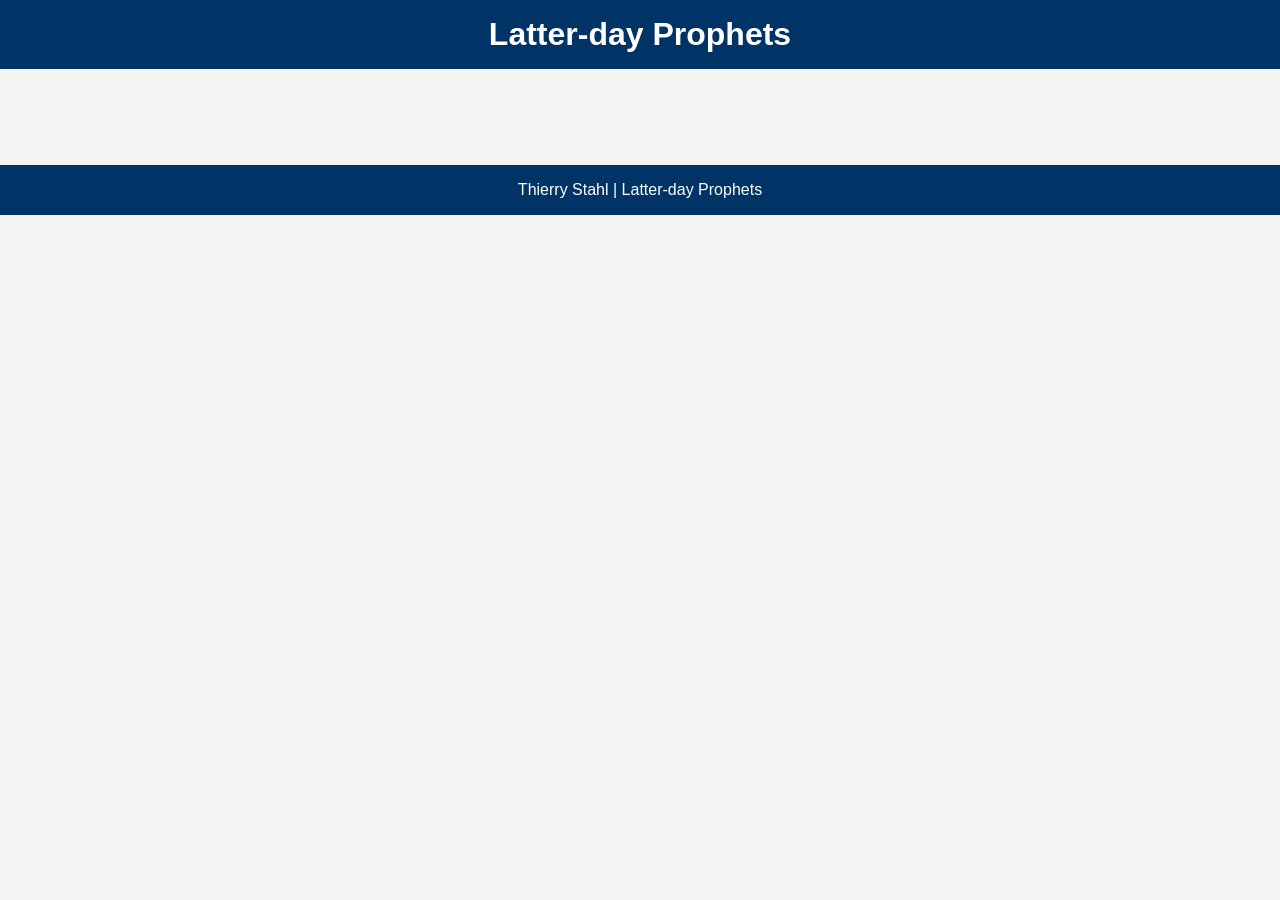
<file: prophets/prophets.html>
<!DOCTYPE html>
<html lang="en">
<head>
    <meta charset="UTF-8">
    <meta name="viewport" content="width=device-width, initial-scale=1.0">
    <title>Latter-day Prophets</title>

    <link rel="stylesheet" href="styles/prophets.css">
    <script src="scripts/prophets.js" defer></script>
</head>
<body>

<header>
    <h1>Latter-day Prophets</h1>
</header>

<main>
    <div id="cards"></div>
</main>

<footer>
    Thierry Stahl | Latter-day Prophets
</footer>

</body>
</html>
</file>
<file: chamber/styles/small.css>
/* ---------- COLOR SCHEME ----------- */
/* https://coolors.co/palette/dad7cd-a3b18a-588157-3a5a40-344e41 */

:root {
    --background: #DAD7CD;
    --secondary: #A3B18A;
    --accent: #4F754F;
    --primary: #3A5A40;
    --dark: #344E41;

    --white: #ffffff;
}


/* ----------- Site Wide -----------*/

* {
    font-family: 'Roboto', sans-serif;
    box-sizing: border-box;
}

body {
    margin: 0;
    background: var(--background);
    color: var(--dark);
}


/* ------------ Header -------------*/

header {
    display: grid;
    grid-template-columns: 50px auto 44px;
    padding: 5px 10px;
    align-items: center;
    column-gap: 8px;
    background: var(--primary);
}

header img {
    display: block;
    width: 100%;
    height: auto;
}

header span {
    font-size: 1.3rem;
    color: var(--white);
    font-weight: bold;
}


/* ------------ Hamburger --------------*/

.hamburger {
    background: none;
    border: none;
    color: var(--white);
    cursor: pointer;
    font-family: inherit;
}

.hamburger::before {
    content: "\2630";
    font-size: 2rem;
}

.hamburger.show::before {
    content: "\00D7";
}


/* ------------ Navigation --------------*/

.navigation {
    display: none;
    background: var(--dark);
}

.navigation.show {
    display: block;
}

.navigation ul {
    list-style-type: none;
    margin: 0;
    padding: 0;
}

.navigation a {
    display: block;
    padding: .8rem 10px;
    color: var(--white);
    text-decoration: none;
    border-bottom: 1px solid rgba(255,255,255,.15);
}

.navigation li.current {
    background: var(--accent);
}

.navigation li.current a {
    font-weight: bold;
}

.navigation a:hover {
    background: var(--secondary);
    color: var(--dark);
}


/* ------------ Main Heading -------------*/

h1 {
    margin-left: 10px;
    color: var(--primary);
}


/* ------------ Footer --------------*/

footer {
    background: var(--dark);
    color: var(--white);
    padding: 1rem 10px;
    text-align: center;
}

.social {
    display: flex;
    justify-content: center;
    column-gap: 8px;
}

.social a {
    display: flex;
    justify-content: center;
    align-items: center;
    width: 44px;
    height: 44px;
    background: var(--secondary);
    border-radius: 22px;
    transition: .2s;
}

.social img {
    width: 22px;
    height: 22px;
}

.social a:hover {
    background: var(--accent);
}


/* ------------ Course --------------*/

.filters {
    display: flex;
    justify-content: space-between;
    gap: .5rem;
    margin: 1rem 0;
}

.filters button {
    flex: 1;
    padding: .75rem;
    cursor: pointer;
    border: none;
    border-radius: 6px;
    background: var(--secondary);
    color: var(--dark);
    font-weight: bold;
    transition: .2s;
}

.filters button:hover {
    background: var(--accent);
    color: var(--white);
}

.filters button.active {
    background: var(--primary);
    color: var(--white);
}

#credit-total {
    text-align: center;
    font-weight: bold;
    margin-bottom: 1rem;
    color: var(--primary);
}

#course-container {
    display: grid;
    grid-template-columns: repeat(auto-fit, minmax(150px, 1fr));
    gap: 1rem;
}

.course-card {
    background: var(--secondary);
    border: 1px solid var(--accent);
    color: var(--dark);
    padding: 1rem;
    text-align: center;
    font-weight: bold;
    border-radius: .5rem;
}

.completed {
    background: var(--primary);
    color: var(--white);
}


/* ------------ Main -------------*/

main {
    padding: 0 10px;
}

.top-sections {
    display: flex;
    flex-direction: column;
    gap: 1rem;
}

section {
    border: 1px solid var(--secondary);
    border-radius: 8px;
    background: var(--white);
}

.top-sections section h2 {
    margin: 0;
    padding: .6rem;
    text-align: center;
    background: var(--primary);
    color: white;
    font-size: 1.1rem;
}

.about p {
    padding: 1rem;
    line-height: 1.6;
}

.student-photo {
    text-align: center;
}

.student-photo img {
    width: 200px;
    height: 200px;
    object-fit: cover;
    margin: 1rem auto;
    display: block;
    border: 4px solid var(--secondary);
    border-radius: 8px;
}



/* ---------- Directory ---------- */

.view-buttons {
    display: flex;
    justify-content: center;
    gap: 1rem;
    margin: 1rem 0;
}

.view-buttons button {
    padding: .75rem 1.5rem;
    background: var(--primary);
    color: white;
    border: none;
    border-radius: .5rem;
    cursor: pointer;
}

.view-buttons button:hover {
    background: var(--accent);
}

.grid-view {
    display: grid;
    grid-template-columns: 1fr;
    gap: 1rem;
}

.grid-view section {
    background: white;
    border: 1px solid var(--secondary);
    border-radius: .5rem;
    padding: 1rem;
    text-align: center;
}

.grid-view img {
    width: 100%;
    max-width: 180px;
    height: 120px;
    object-fit: contain;
    display: block;
    margin: 0 auto 1rem;
    background: white;
}

.grid-view h2 {
    margin: .5rem 0;
    color: var(--primary);
}

.grid-view a {
    display: inline-block;
    margin-top: .5rem;
    color: var(--accent);
    text-decoration: none;
}

.list-view {
    display: flex;
    flex-direction: column;
    gap: .5rem;
}

.list-view section {
    display: grid;
    grid-template-columns: 120px auto;
    gap: 1rem;
    align-items: center;
    background: white;
    border: 1px solid var(--secondary);
    padding: 1rem;
}

.list-view img {
    width: 100px;
}

.member-info {
    display: flex;
    flex-direction: column;
    gap: .4rem;
}

.member-info h2 {
    margin: 0;
    color: var(--dark);
}

.member-info p {
    margin: 0;
}

.list-view section:nth-child(even) {
    background: var(--background);
}

.list-view section:nth-child(odd) {
    background: white;
}



/* ---------- Hero ---------- */


.hero {
    position: relative;
    margin-bottom: 1rem;
}

.hero img {
    width: 100%;
    display: block;
    border-radius: 10px;
}

.cta-button {
    position: absolute;
    top: 50%;
    left: 50%;

    transform: translate(-50%, -50%);

    background: var(--primary);
    color: var(--white);

    padding: 1rem 2rem;
    text-decoration: none;
    font-size: 1.2rem;
    font-weight: bold;

    border-radius: 12px;
    box-shadow: 0 8px 20px rgba(0,0,0,.35);

    transition: .25s ease;
}

.cta-button:hover {
    background: var(--accent);
    transform: translate(-50%, -50%) scale(1.05);
}

.events,
.weather,
.spotlights {
    background: var(--white);
    border: 1px solid var(--secondary);
    border-radius: 8px;
    padding: 1rem;
    margin-bottom: 1rem;
}

.events h2,
.weather h2,
.spotlights h2 {
    margin-top: 0;
    background: var(--primary);
    color: white;
    padding: .6rem;
    border-radius: 6px;
    text-align: center;
}

.weather-current {
    text-align: center;
    margin-bottom: 1rem;
}

.weather-current h3 {
    margin: 0;
    color: var(--primary);
    font-size: 2rem;
}

.weather-current p {
    margin: .3rem 0;
}

.weather-icon {
    width: 80px;
    height: 80px;
    margin: .5rem auto;
    display: block;
}

.weather-forecast {
    display: flex;
    justify-content: space-around;
    gap: 1rem;
    margin-top: 1rem;
}

.weather-day {
    flex: 1;
    background: var(--background);
    border-radius: 8px;
    padding: .75rem;
    text-align: center;
}

.weather-day h4 {
    margin: 0 0 .4rem;
    color: var(--primary);
}

.weather-day p {
    margin: 0;
    font-weight: bold;
}

#spotlight-container {
    display: grid;
    gap: 1rem;
}

.spotlight-card {
    border: 1px solid var(--secondary);
    border-radius: 8px;
    padding: 1rem;
    text-align: center;
    background: white;
}

.spotlight-card h3 {
    color: var(--primary);
    margin-bottom: .5rem;
}

.spotlight-card img {
    width: 100%;
    max-width: 180px;
    height: 120px;
    object-fit: contain;
    display: block;
    margin: 0 auto 1rem;
}

.spotlight-card p {
    margin: .4rem 0;
}

.spotlight-card a {
    color: var(--primary);
    font-weight: bold;
    text-decoration: none;
}

.spotlight-card a:hover {
    color: var(--accent);
    text-decoration: underline;
}

.visually-hidden {
    display: none;
}




/* ---------- Join Page Setup ---------- */

.join-container {
    display: flex;
    flex-direction: column;
    gap: 2rem;
    margin: 1.5rem 0;
}

/* ---------- Form ---------- */

form {
    display: flex;
    flex-direction: column;
    gap: 1rem;
    background: var(--white);
    border: 1px solid var(--secondary);
    border-radius: 8px;
    padding: 1.5rem;
}

form label {
    display: flex;
    flex-direction: column;
    font-weight: bold;
    gap: .4rem;
}

form input,
form select,
form textarea {
    padding: .75rem;
    border: 1px solid var(--secondary);
    border-radius: 6px;
    font-size: 1rem;
    font-family: inherit;
}

form textarea {
    resize: vertical;
    min-height: 120px;
}

form input[type="submit"] {
    background: var(--primary);
    color: var(--white);
    border: none;
    cursor: pointer;
    font-size: 1rem;
    font-weight: bold;
    transition: .25s;
}

form input[type="submit"]:hover {
    background: var(--accent);
}

/* ---------- Membership Cards ---------- */

.memberships {
    display: flex;
    flex-direction: column;
    gap: 1rem;
}

.membership-card {
    background: white;
    border: 1px solid var(--secondary);
    border-radius: 10px;
    padding: 1.25rem;
    text-align: center;
    box-shadow: 0 2px 8px rgba(0,0,0,.08);
    animation: fadeUp .7s ease forwards;
    opacity: 0;
}

.membership-card:nth-child(1) {
    animation-delay: .1s;
}

.membership-card:nth-child(2) {
    animation-delay: .25s;
}

.membership-card:nth-child(3) {
    animation-delay: .4s;
}

.membership-card:nth-child(4) {
    animation-delay: .55s;
}

.membership-card h2 {
    margin-top: 0;
    color: var(--primary);
}

.membership-card p {
    margin: 1rem 0;
}

.membership-card button {
    background: var(--primary);
    color: white;
    border: none;
    padding: .7rem 1.2rem;
    border-radius: 6px;
    cursor: pointer;
    transition: .2s;
}

.membership-card button:hover {
    background: var(--accent);
}

/* ---------- Dialog ---------- */

dialog {
    border: none;
    border-radius: 12px;
    padding: 1.5rem;
    width: min(90%, 450px);
}

dialog::backdrop {
    background: rgba(0,0,0,.55);
}

dialog h2 {
    color: var(--primary);
    margin-top: 0;
}

dialog button {
    margin-top: 1rem;
    background: var(--primary);
    color: white;
    border: none;
    padding: .6rem 1.2rem;
    border-radius: 6px;
    cursor: pointer;
}

/* ---------- Thank You Page ---------- */

.thankyou-card {
    background: white;
    border: 1px solid var(--secondary);
    border-radius: 10px;
    padding: 2rem;
    margin: 2rem auto;
    max-width: 800px;
}

.application-summary {
    margin: 2rem 0;
    display: grid;
    gap: .75rem;
}

.application-summary p {
    margin: 0;
    padding: .6rem;
    background: var(--background);
    border-radius: 6px;
}

.return-home {
    text-align: center;
    margin-top: 2rem;
}

/* ---------- Animation ---------- */

@keyframes fadeUp {
    from {
        opacity: 0;
        transform: translateY(30px);
    }
    to {
        opacity: 1;
        transform: translateY(0);
    }
}




/* ---------- Discover Page ---------- */

.visit-message {
    padding: 1rem;
    margin: 1rem 0;
    background: var(--primary);
    color: var(--white);
    border-radius: 8px;
    text-align: center;
}

.discover-grid {
    display: grid;
    grid-template-columns: 1fr;
    gap: 1rem;
    margin-bottom: 1rem;
}

.discover-card {
    background: var(--white);
    border: 1px solid var(--secondary);
    border-radius: 8px;
    padding: 1rem;
}

.discover-card h2 {
    color: var(--primary);
    margin-top: 0;
}

.discover-card figure {
    margin: 0;
}

.discover-card img {
    width: 100%;
    height: 200px;
    object-fit: cover;
    border-radius: 8px;
}

.discover-card address {
    margin: 1rem 0;
    font-style: normal;
    font-weight: bold;
}

.discover-card p {
    line-height: 1.5;
}

.discover-card button {
    background: var(--primary);
    color: var(--white);
    border: none;
    padding: .75rem 1.2rem;
    border-radius: 6px;
    cursor: pointer;
    font-weight: bold;
}

.discover-card button:hover {
    background: var(--accent);
}
</file>
<file: chamber/styles/larger.css>
@media only screen and (min-width: 38rem) {

/* ---------- Overall Layout ---------- */

header, nav, main, footer {
    max-width: 1100px;
    margin: auto;
}

/* ---------- Header ---------- */

header {
    grid-template-columns: 50px auto;
}

.hamburger {
    display: none;
}

/* ---------- Navigation ---------- */

.navigation {
    display: block;
}

.navigation ul {
    display: flex;
}

.navigation li {
    flex: 1;
}

.navigation a {
    border: none;
    text-align: center;
}

/* ---------- Week 1 Home ---------- */

.top-sections {
    display: grid;
    grid-template-columns: 2fr 1fr;
    gap: 1rem;
    margin-bottom: 1rem;
}

.student-photo img {
    width: 220px;
    height: 220px;
}

#course-container {
    grid-template-columns: repeat(3,1fr);
}

/* ---------- Week 2 Directory ---------- */

#members.grid-view {
    grid-template-columns: repeat(3,1fr);
}

footer {
    display: grid;
    grid-template-columns: repeat(3,1fr);
    align-items: center;
    text-align: center;
}

/* ---------- Week 3 Home ---------- */

.home-grid {
    display: grid;
    grid-template-columns: 2fr 1fr;
    gap: 1rem;
    margin-top: 1rem;
}

.hero {
    grid-column: 1 / 3;
}

.spotlights {
    grid-column: 1 / 3;
}

#spotlight-container {
    display: grid;
    grid-template-columns: repeat(3,1fr);
    gap: 1rem;
}

.weather-forecast {
    display: flex;
    justify-content: space-around;
}

}


/* ---------- Join Page Setup ---------- */

@media only screen and (min-width: 38rem) {

    .join-container {
        display: grid;
        grid-template-columns: 2fr 1fr;
        gap: 2rem;
        align-items: start;
    }

    .memberships {
        position: sticky;
        top: 1rem;
    }

}

/* ---------- Thank you ---------- */

@media only screen and (min-width: 38rem) {

    .thankyou-card {
        padding: 3rem;
    }

}



/* ---------- Discover Page ---------- */

@media only screen and (min-width: 38rem) {

    .discover-grid {
        grid-template-columns: repeat(2, 1fr);
        grid-template-areas:
            "one two"
            "three four"
            "five six"
            "seven eight";
        gap: 1.5rem;
    }

    .discover-card:nth-child(1) {
        grid-area: one;
    }

    .discover-card:nth-child(2) {
        grid-area: two;
    }

    .discover-card:nth-child(3) {
        grid-area: three;
    }

    .discover-card:nth-child(4) {
        grid-area: four;
    }

    .discover-card:nth-child(5) {
        grid-area: five;
    }

    .discover-card:nth-child(6) {
        grid-area: six;
    }

    .discover-card:nth-child(7) {
        grid-area: seven;
    }

    .discover-card:nth-child(8) {
        grid-area: eight;
    }

}


@media only screen and (min-width: 64rem) {

    .discover-grid {
        grid-template-columns: repeat(4, 1fr);
        grid-template-areas:
            "one two three four"
            "five six seven eight";
    }

    .discover-card img {
        transition: .3s ease;
    }

    .discover-card img:hover {
        transform: scale(1.05);
        filter: brightness(.85);
    }

}
</file>
<file: project/styles/small.css>
/* ---------- Color Scheme ---------- */

:root {
    --primary-color: #12355b;
    --secondary-color: #c1121f;
    --background-color: #f8f9fa;
    --text-color: #1f2937;
    --white: #ffffff;
    --border-color: #d9d9d9;

    --heading-font: "Montserrat", sans-serif;
    --body-font: "Open Sans", sans-serif;
}


* {
    margin: 0;
    padding: 0;
    box-sizing: border-box;
}


body {
    font-family: var(--body-font);
    background: var(--background-color);
    color: var(--text-color);
    line-height: 1.6;
}


h1,
h2,
h3,
h4,
h5 {
    font-family: var(--heading-font);
}


img {
    max-width: 100%;
    height: auto;
}


a {
    color: var(--secondary-color);
    text-decoration: none;
}


a:hover {
    text-decoration: underline;
}


/* Header */


header {
    background: var(--primary-color);
    color: var(--white);
    text-align: center;
    padding: 2rem 1rem;
}


.site-title {
    font-family: var(--heading-font);
    font-size: 2rem;
    font-weight: 700;
    line-height: 1.2;
    margin: 0 0 .4rem;
}


header p {
    margin-top: .5rem;
}



/* Navigation */


nav {
    background: var(--secondary-color);
}


nav button {
    display: block;
    margin: auto;
    background: transparent;
    color: var(--white);
    border: none;
    font-size: 2rem;
    padding: .5rem;
}

#menuButton {
    display: block;
    margin: 1rem auto;
}


nav ul {
    display: none;
    list-style: none;
    text-align: center;
}


nav ul.open {
    display: block;
}


nav li {
    padding: .75rem;
}


nav a {
    color: var(--white);
    font-weight: 600;
}



/* Main */




main {
    max-width: 1100px;
    margin: auto;
    padding: 1rem;
}

main h1 {
    font-family: var(--heading-font);
    color: var(--primary-color);
    font-size: 1.8rem;
    margin-bottom: 1rem;
}

section {
    background: var(--white);
    margin: 1rem 0;
    padding: 1.25rem;
    border-radius: 8px;
}


section h2 {
    color: var(--primary-color);
    margin-bottom: 1rem;
}


section h3 {
    color: var(--secondary-color);
    margin-top: 1rem;
}



/* Hero */


.hero {
    position: relative;
    text-align: center;
}


.hero img {
    width: 100%;
    border-radius: 8px;
}


.hero-content {
    margin-top: 1rem;
}


.button {
    display: inline-block;
    background: var(--secondary-color);
    color: var(--white);
    padding: .75rem 1.25rem;
    border-radius: 5px;
    margin-top: 1rem;
}


.button:hover {
    background: var(--primary-color);
    text-decoration: none;
}



/* Race Cards */


#raceContainer,
.guide-races {
    display: grid;
    gap: 1rem;
}


.race-card {
    background: var(--white);
    border: 1px solid var(--border-color);
    border-radius: 8px;
    overflow: hidden;
}


.race-card img {
    width: 100%;
}


.race-card-content {
    padding: 1rem;
}


.race-card h3 {
    color: var(--primary-color);
}


button {
    cursor: pointer;
}


.details-button,
.favorite-button {
    background: var(--primary-color);
    color: var(--white);
    border: none;
    padding: .5rem .75rem;
    border-radius: 5px;
    margin-top: .5rem;
}


.favorite-button {
    background: var(--secondary-color);
}



/* Filters */


.filters {
    display: grid;
    gap: 1rem;
}


label {
    font-weight: 600;
}


input,
select,
textarea {
    width: 100%;
    padding: .75rem;
    border: 1px solid var(--border-color);
    border-radius: 5px;
    font-family: var(--body-font);
}


textarea {
    min-height: 150px;
}



/* Modal */


dialog {
    border: none;
    border-radius: 8px;
    padding: 1rem;
    max-width: 500px;
}


dialog::backdrop {
    background: rgba(0,0,0,.5);
}


dialog img {
    border-radius: 8px;
}



/* Guide */


#recommendationResult {
    margin-top: 1rem;
    border-left: 5px solid var(--secondary-color);
    padding: 1rem;
    background: var(--background-color);
}



/* Tables */


table {
    width: 100%;
    border-collapse: collapse;
}


th {
    background: var(--primary-color);
    color: var(--white);
    padding: .75rem;
}


td {
    border: 1px solid var(--border-color);
    padding: .75rem;
}



/* Footer */


footer {
    background: var(--primary-color);
    color: var(--white);
    text-align: center;
    padding: 1.5rem;
    margin-top: 2rem;
}


footer a {
    color: var(--white);
}



/* Wireframes */


.wireframe-container {
    text-align: center;
}


.wireframe-container img {
    border: 1px solid var(--border-color);
    margin-top: 1rem;
}
</file>
<file: project/styles/larger.css>
@media only screen and (min-width: 768px) {


    
#menuButton {
    display: none;
}


header {
    padding: 3rem 1rem;
}


.site-title {
    font-size: 3rem;
}


header p {
    font-size: 1.2rem;
}





nav button {
    display: none;
}


nav ul,
nav ul.open {
    display: flex;
    justify-content: center;
    gap: 2rem;
}


nav li {
    padding: 1rem;
}






main {
    padding: 2rem;
}


main h1 {
    font-size: 2.5rem;
}


.hero {
    display: grid;
    grid-template-columns: 1.5fr 1fr;
    align-items: center;
    gap: 2rem;
}


.hero-content {
    text-align: left;
}





#raceContainer {
    grid-template-columns: repeat(3, 1fr);
}


.guide-races {
    grid-template-columns: repeat(3, 1fr);
}





.filters {
    grid-template-columns: repeat(3, 1fr);
    gap: 1.5rem;
}





form {
    max-width: 700px;
}




dialog {
    width: 500px;
}




table {
    font-size: 1rem;
}




.wireframe-container {
    display: grid;
    grid-template-columns: repeat(2, 1fr);
    gap: 2rem;
}



}
</file>
<file: prophets/styles/prophets.css>
* {
    margin: 0;
    padding: 0;
    box-sizing: border-box;
}

body {
    font-family: Arial, Helvetica, sans-serif;
    background: #f4f4f4;
    color: #222;
}

header,
footer {
    background-color: #003366;
    color: white;
    text-align: center;
    padding: 1rem;
}

header h1 {
    font-size: 2rem;
}

main {
    max-width: 1400px;
    margin: 2rem auto;
    padding: 1rem;
}

/* Responsive Grid */
#cards {
    display: grid;
    grid-template-columns: repeat(auto-fit, minmax(320px, 1fr));
    gap: 1.5rem;
}

section {
    background: white;
    border-radius: 10px;
    padding: 1rem;
    text-align: center;
    box-shadow: 0 4px 10px rgba(0,0,0,0.15);
}

section h2 {
    color: #003366;
    margin-bottom: 0.8rem;
}

section p {
    margin: 0.4rem 0;
}

section img {
    width: 100%;
    height: auto;
    margin-top: 1rem;
    border-radius: 8px;
}
</file>
